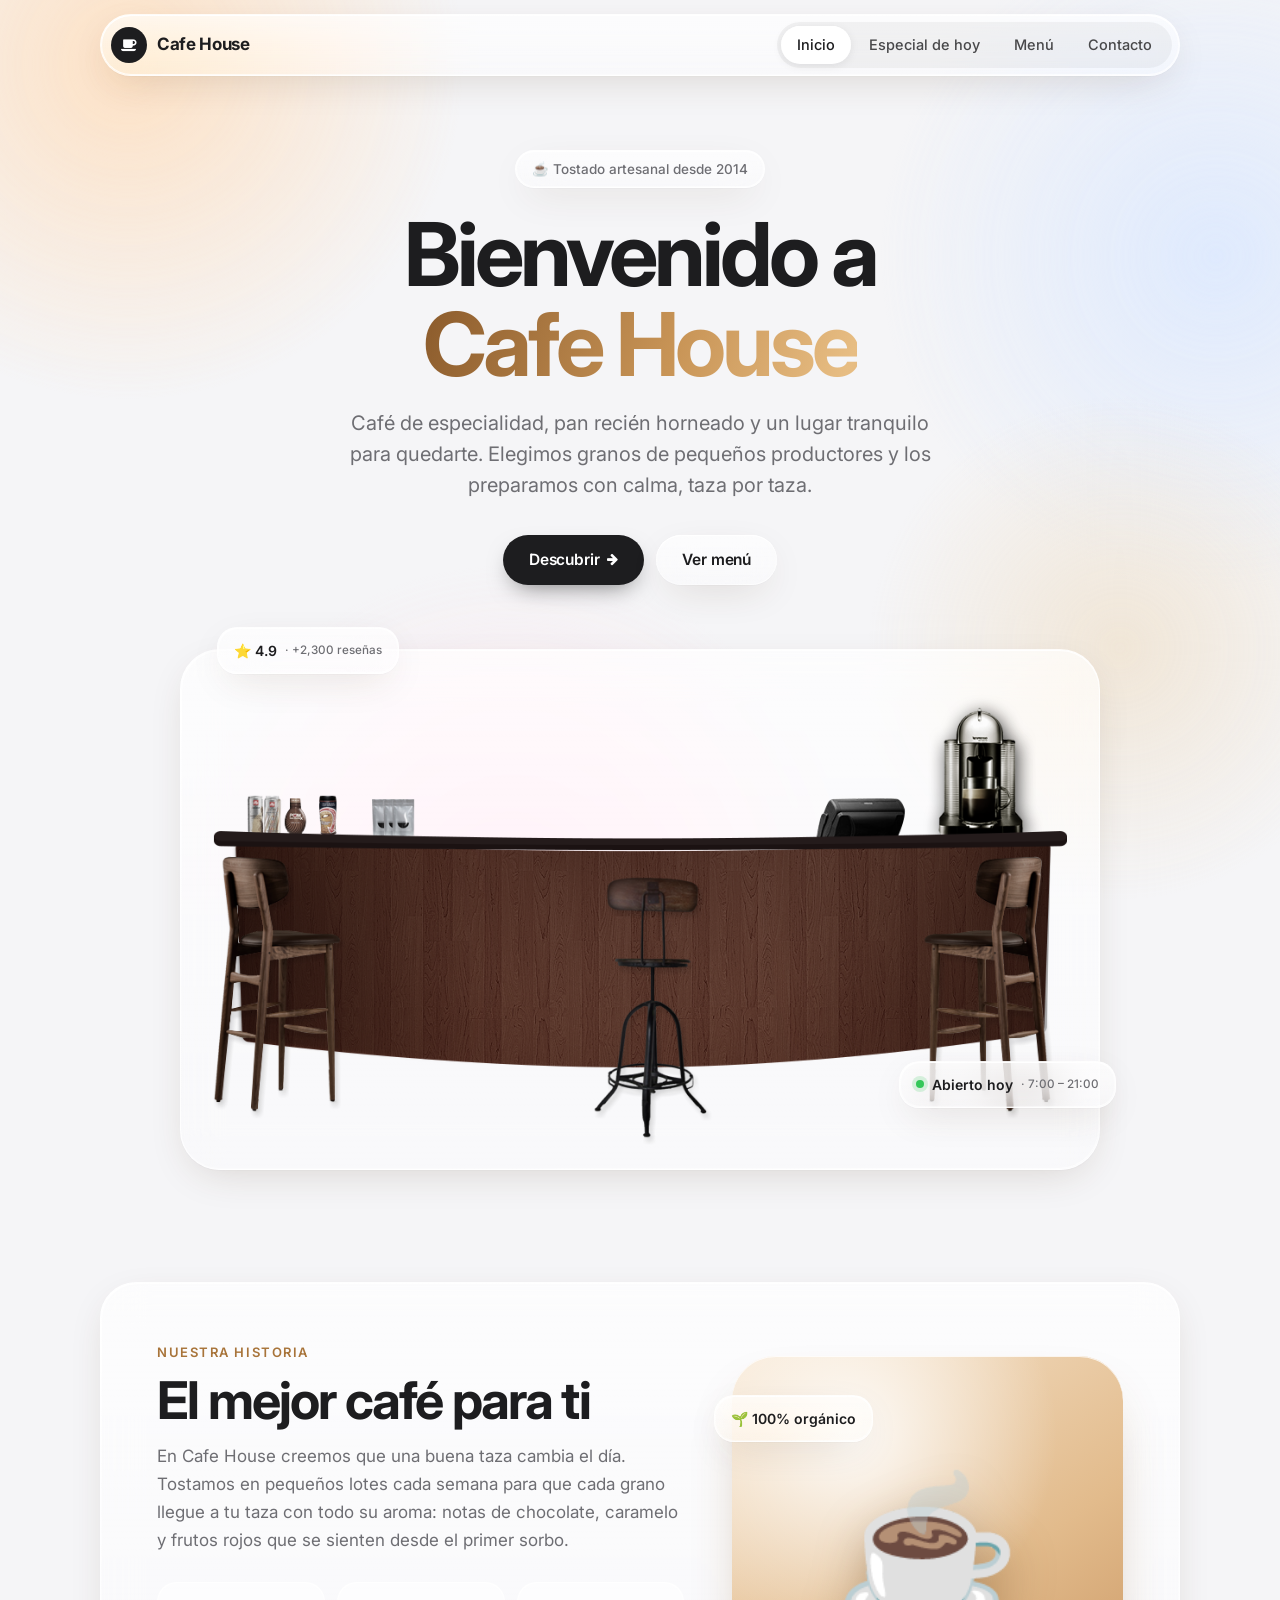
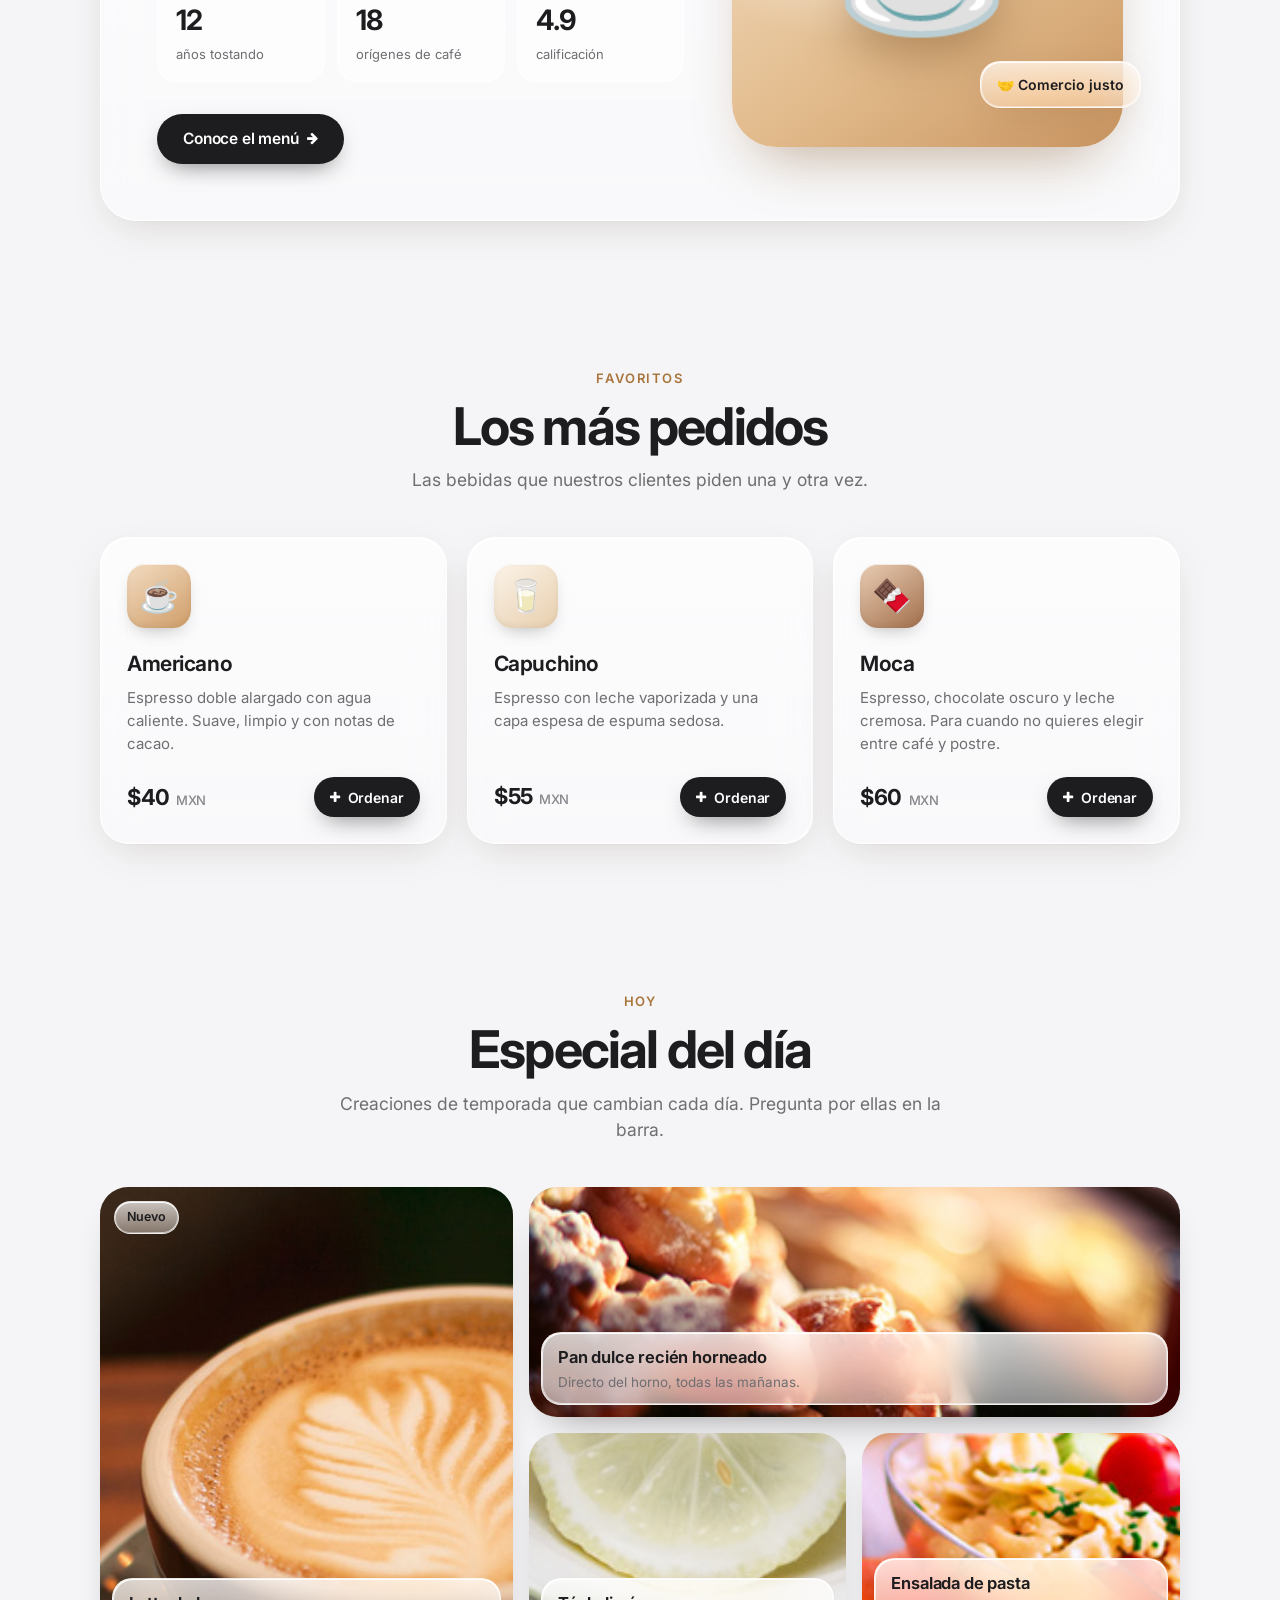
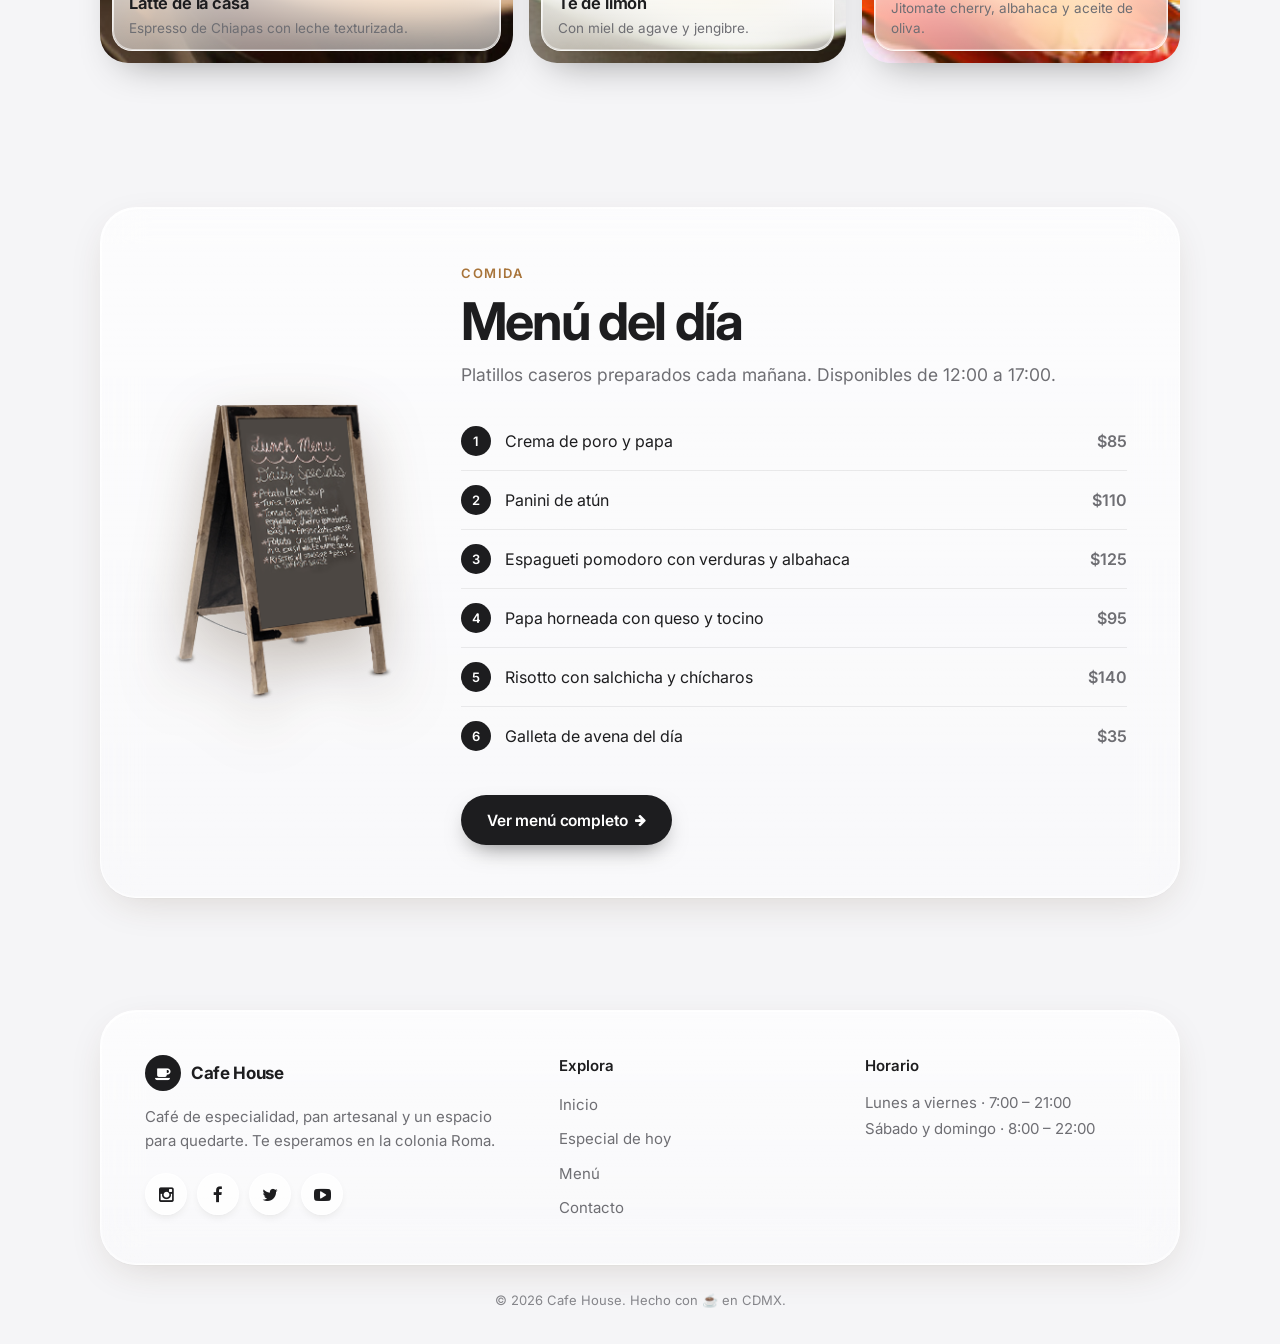
<file: templatemo_466_cafe_house/index.html>
<!DOCTYPE html>
<html lang="es">
<head>
  <meta charset="utf-8">
  <meta name="viewport" content="width=device-width, initial-scale=1">
  <title>Cafe House — Café de especialidad</title>
  <meta name="description" content="Cafe House: café de especialidad, pan recién horneado y un lugar tranquilo para quedarte.">
  <meta name="theme-color" content="#f5f5f7">
  <script>document.documentElement.className += ' js';</script>
  <link rel="preconnect" href="https://fonts.googleapis.com">
  <link rel="preconnect" href="https://fonts.gstatic.com" crossorigin>
  <link href="https://fonts.googleapis.com/css2?family=Inter:wght@400..700&display=swap" rel="stylesheet">
  <link href="css/font-awesome.min.css" rel="stylesheet">
  <link href="css/templatemo-style.css" rel="stylesheet">
  <link rel="icon" href="img/favicon.ico" type="image/x-icon">
</head>
<body>
  <!-- Fondo animado -->
  <div class="bg-blobs" aria-hidden="true"><span></span><span></span><span></span><span></span></div>

  <!-- Preloader -->
  <div id="loader-wrapper"><div id="loader"></div></div>

  <!-- Encabezado -->
  <header class="site-header">
    <div class="nav-shell glass">
      <a href="index.html" class="brand">
        <span class="brand-icon"><i class="fa fa-coffee"></i></span>
        <span>Cafe House</span>
      </a>
      <nav class="tm-nav" aria-label="Principal">
        <span class="nav-indicator" aria-hidden="true"></span>
        <a href="index.html" class="active">Inicio</a>
        <a href="today-special.html">Especial de hoy</a>
        <a href="menu.html">Menú</a>
        <a href="contact.html">Contacto</a>
      </nav>
      <button class="mobile-menu-icon" type="button" aria-label="Abrir menú" aria-expanded="false"><span></span><span></span></button>
    </div>
  </header>

  <main>
    <!-- Hero -->
    <section class="hero">
      <div class="container">
        <span class="pill-tag glass reveal">☕ Tostado artesanal desde 2014</span>
        <h1 class="hero-title reveal" style="--d:.08s">Bienvenido a <span class="grad-text">Cafe House</span></h1>
        <p class="hero-lead reveal" style="--d:.16s">Café de especialidad, pan recién horneado y un lugar tranquilo para quedarte. Elegimos granos de pequeños productores y los preparamos con calma, taza por taza.</p>
        <div class="hero-actions reveal" style="--d:.24s">
          <a href="#main" class="btn btn-dark">Descubrir <i class="fa fa-arrow-right"></i></a>
          <a href="menu.html" class="btn btn-glass glass">Ver menú</a>
        </div>
        <div class="hero-visual reveal" style="--d:.34s">
          <div class="hero-card glass glass-interactive">
            <img src="img/table-set.png" alt="Barra de Cafe House con bancos y cafetera">
          </div>
          <div class="float-chip float-chip--1 glass">⭐ 4.9 <small>· +2,300 reseñas</small></div>
          <div class="float-chip float-chip--2 glass"><span class="dot"></span> Abierto hoy <small>· 7:00 – 21:00</small></div>
        </div>
      </div>
    </section>

    <!-- Intro -->
    <section class="section" id="main">
      <div class="container">
        <div class="intro glass reveal">
          <div>
            <span class="eyebrow">Nuestra historia</span>
            <h2 class="section-title">El mejor café para ti</h2>
            <p>En Cafe House creemos que una buena taza cambia el día. Tostamos en pequeños lotes cada semana para que cada grano llegue a tu taza con todo su aroma: notas de chocolate, caramelo y frutos rojos que se sienten desde el primer sorbo.</p>
            <div class="stats">
              <div class="stat"><strong>12</strong><span>años tostando</span></div>
              <div class="stat"><strong>18</strong><span>orígenes de café</span></div>
              <div class="stat"><strong>4.9</strong><span>calificación</span></div>
            </div>
            <a href="menu.html" class="btn btn-dark">Conoce el menú <i class="fa fa-arrow-right"></i></a>
          </div>
          <div class="intro-visual">
            <span class="big-emoji" aria-hidden="true">☕</span>
            <div class="float-chip float-chip--1 glass">🌱 100% orgánico</div>
            <div class="float-chip float-chip--2 glass">🤝 Comercio justo</div>
          </div>
        </div>
      </div>
    </section>

    <!-- Populares -->
    <section class="section">
      <div class="container">
        <div class="section-head reveal">
          <span class="eyebrow">Favoritos</span>
          <h2 class="section-title">Los más pedidos</h2>
          <p class="section-sub">Las bebidas que nuestros clientes piden una y otra vez.</p>
        </div>
        <div class="cards">
          <article class="product-card glass glass-interactive reveal">
            <div class="app-icon i-coffee" aria-hidden="true">☕</div>
            <h3>Americano</h3>
            <p>Espresso doble alargado con agua caliente. Suave, limpio y con notas de cacao.</p>
            <div class="card-foot">
              <span class="price">$40 <small>MXN</small></span>
              <a href="#" class="btn btn-dark btn-sm js-order" data-item="Americano"><i class="fa fa-plus"></i> Ordenar</a>
            </div>
          </article>
          <article class="product-card glass glass-interactive reveal" style="--d:.08s">
            <div class="app-icon i-milk" aria-hidden="true">🥛</div>
            <h3>Capuchino</h3>
            <p>Espresso con leche vaporizada y una capa espesa de espuma sedosa.</p>
            <div class="card-foot">
              <span class="price">$55 <small>MXN</small></span>
              <a href="#" class="btn btn-dark btn-sm js-order" data-item="Capuchino"><i class="fa fa-plus"></i> Ordenar</a>
            </div>
          </article>
          <article class="product-card glass glass-interactive reveal" style="--d:.16s">
            <div class="app-icon i-choco" aria-hidden="true">🍫</div>
            <h3>Moca</h3>
            <p>Espresso, chocolate oscuro y leche cremosa. Para cuando no quieres elegir entre café y postre.</p>
            <div class="card-foot">
              <span class="price">$60 <small>MXN</small></span>
              <a href="#" class="btn btn-dark btn-sm js-order" data-item="Moca"><i class="fa fa-plus"></i> Ordenar</a>
            </div>
          </article>
        </div>
      </div>
    </section>

    <!-- Especial del día -->
    <section class="section">
      <div class="container">
        <div class="section-head reveal">
          <span class="eyebrow">Hoy</span>
          <h2 class="section-title">Especial del día</h2>
          <p class="section-sub">Creaciones de temporada que cambian cada día. Pregunta por ellas en la barra.</p>
        </div>
        <div class="bento">
          <a href="today-special.html" class="bento-tile reveal">
            <img src="img/special-1.jpg" alt="Latte con arte latte en forma de hoja">
            <span class="badge glass">Nuevo</span>
            <div class="bento-caption glass">
              <h3>Latte de la casa</h3>
              <p>Espresso de Chiapas con leche texturizada.</p>
            </div>
          </a>
          <a href="today-special.html" class="bento-tile reveal" style="--d:.08s">
            <img src="img/special-2.jpg" alt="Pan dulce recién horneado">
            <div class="bento-caption glass">
              <h3>Pan dulce recién horneado</h3>
              <p>Directo del horno, todas las mañanas.</p>
            </div>
          </a>
          <a href="today-special.html" class="bento-tile reveal" style="--d:.16s">
            <img src="img/special-3.jpg" alt="Té de limón">
            <div class="bento-caption glass">
              <h3>Té de limón</h3>
              <p>Con miel de agave y jengibre.</p>
            </div>
          </a>
          <a href="today-special.html" class="bento-tile reveal" style="--d:.24s">
            <img src="img/special-4.jpg" alt="Ensalada de pasta con jitomate">
            <div class="bento-caption glass">
              <h3>Ensalada de pasta</h3>
              <p>Jitomate cherry, albahaca y aceite de oliva.</p>
            </div>
          </a>
        </div>
      </div>
    </section>

    <!-- Menú del día -->
    <section class="section">
      <div class="container">
        <div class="daily glass reveal">
          <img src="img/menu-board.png" alt="Pizarrón con el menú del día" class="daily-board">
          <div>
            <span class="eyebrow">Comida</span>
            <h2 class="section-title">Menú del día</h2>
            <p class="section-sub">Platillos caseros preparados cada mañana. Disponibles de 12:00 a 17:00.</p>
            <ol class="daily-list" style="margin-top:24px">
              <li><span class="dish">Crema de poro y papa</span><span class="dish-price">$85</span></li>
              <li><span class="dish">Panini de atún</span><span class="dish-price">$110</span></li>
              <li><span class="dish">Espagueti pomodoro con verduras y albahaca</span><span class="dish-price">$125</span></li>
              <li><span class="dish">Papa horneada con queso y tocino</span><span class="dish-price">$95</span></li>
              <li><span class="dish">Risotto con salchicha y chícharos</span><span class="dish-price">$140</span></li>
              <li><span class="dish">Galleta de avena del día</span><span class="dish-price">$35</span></li>
            </ol>
            <a href="menu.html" class="btn btn-dark">Ver menú completo <i class="fa fa-arrow-right"></i></a>
          </div>
        </div>
      </div>
    </section>
  </main>

  <!-- Footer -->
  <footer class="site-footer">
    <div class="container">
      <div class="footer-panel glass reveal">
        <div>
          <a href="index.html" class="brand">
            <span class="brand-icon"><i class="fa fa-coffee"></i></span>
            <span>Cafe House</span>
          </a>
          <p>Café de especialidad, pan artesanal y un espacio para quedarte. Te esperamos en la colonia Roma.</p>
          <div class="social">
            <a href="#" class="tm-social-icon" aria-label="Instagram"><i class="fa fa-instagram"></i></a>
            <a href="#" class="tm-social-icon" aria-label="Facebook"><i class="fa fa-facebook"></i></a>
            <a href="#" class="tm-social-icon" aria-label="Twitter"><i class="fa fa-twitter"></i></a>
            <a href="#" class="tm-social-icon" aria-label="YouTube"><i class="fa fa-youtube-play"></i></a>
          </div>
        </div>
        <nav aria-label="Pie de página">
          <h3 class="footer-title">Explora</h3>
          <ul class="footer-links">
            <li><a href="index.html">Inicio</a></li>
            <li><a href="today-special.html">Especial de hoy</a></li>
            <li><a href="menu.html">Menú</a></li>
            <li><a href="contact.html">Contacto</a></li>
          </ul>
        </nav>
        <div>
          <h3 class="footer-title">Horario</h3>
          <div class="hours">
            <div>Lunes a viernes · 7:00 – 21:00</div>
            <div>Sábado y domingo · 8:00 – 22:00</div>
          </div>
        </div>
      </div>
      <p class="copyright">© 2026 Cafe House. Hecho con ☕ en CDMX.</p>
    </div>
  </footer>

  <script src="js/templatemo-script.js"></script>
</body>
</html>
</file>
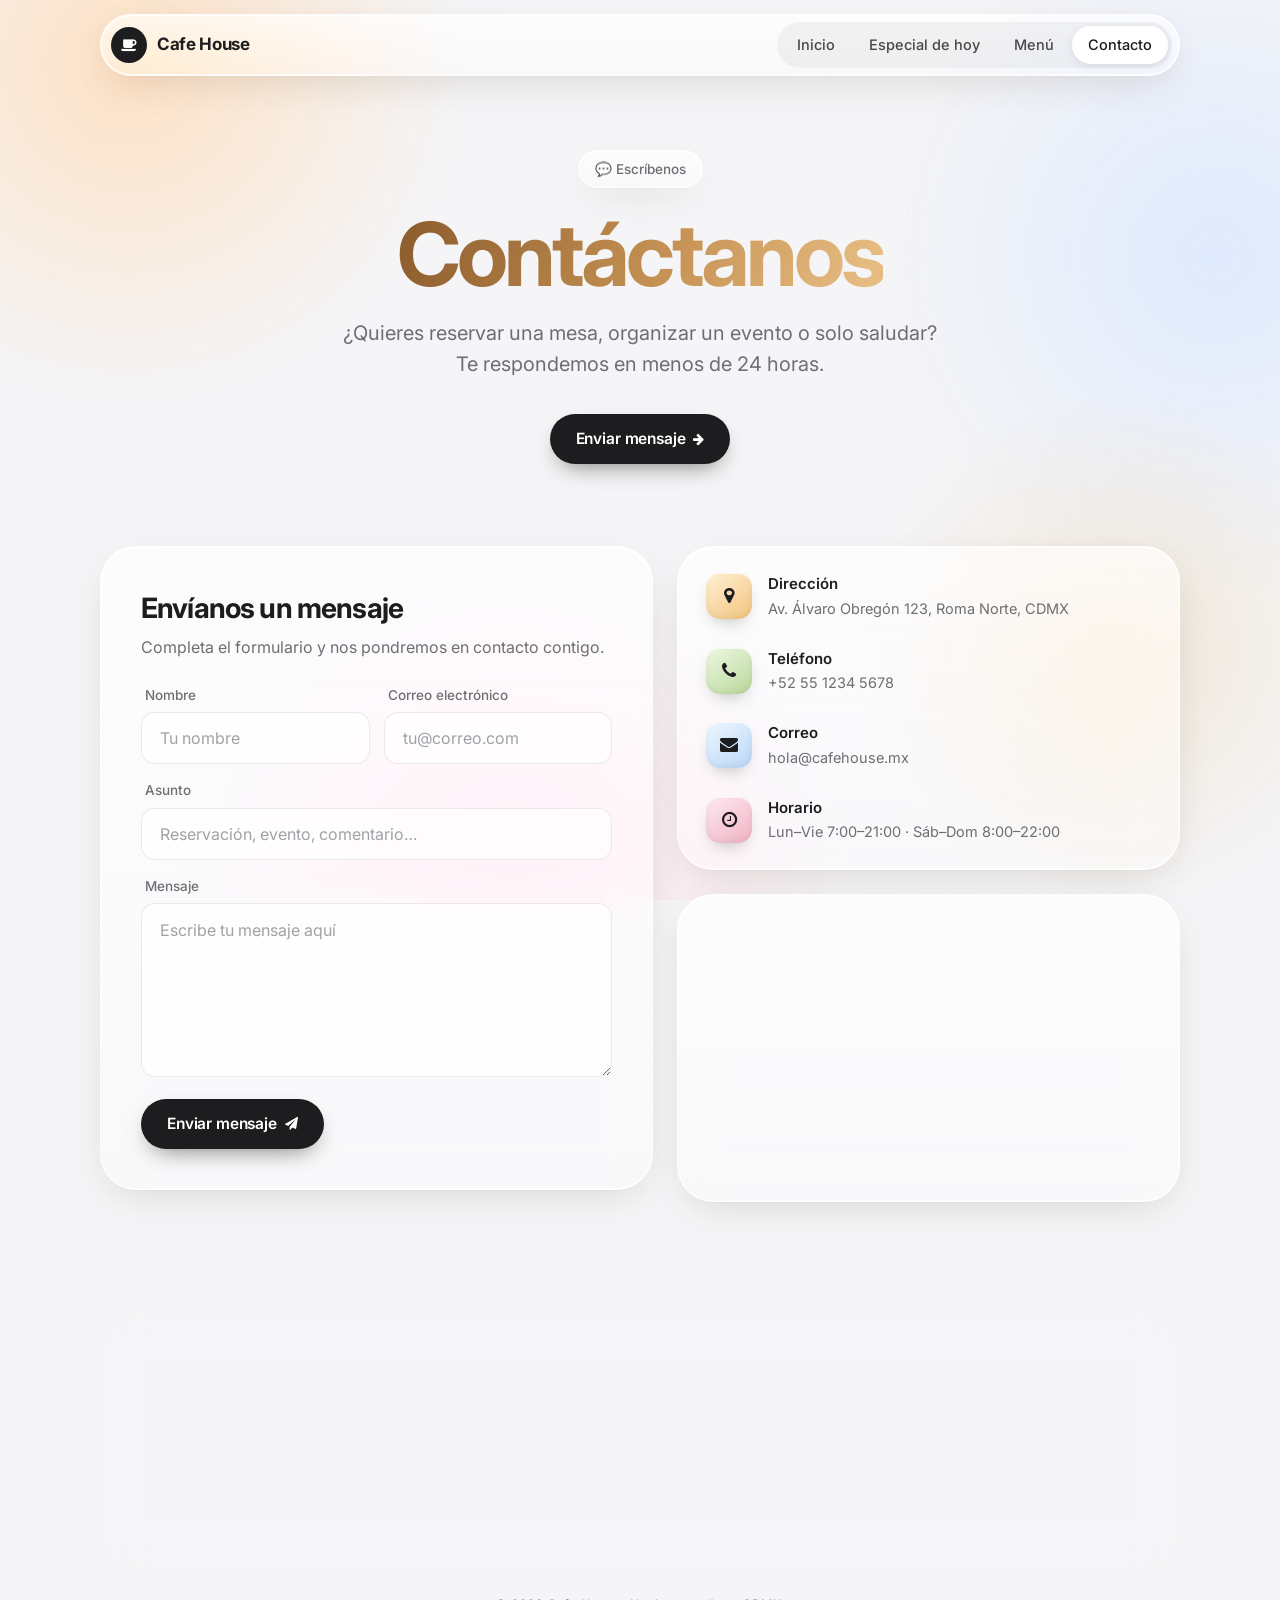
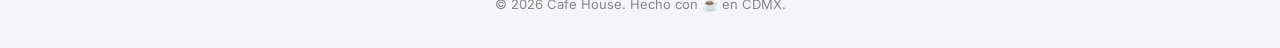
<file: templatemo_466_cafe_house/contact.html>
<!DOCTYPE html>
<html lang="es">
<head>
  <meta charset="utf-8">
  <meta name="viewport" content="width=device-width, initial-scale=1">
  <title>Contacto — Cafe House</title>
  <meta name="description" content="Escríbenos, visítanos o reserva una mesa en Cafe House.">
  <meta name="theme-color" content="#f5f5f7">
  <script>document.documentElement.className += ' js';</script>
  <link rel="preconnect" href="https://fonts.googleapis.com">
  <link rel="preconnect" href="https://fonts.gstatic.com" crossorigin>
  <link href="https://fonts.googleapis.com/css2?family=Inter:wght@400..700&display=swap" rel="stylesheet">
  <link href="css/font-awesome.min.css" rel="stylesheet">
  <link href="css/templatemo-style.css" rel="stylesheet">
  <link rel="icon" href="img/favicon.ico" type="image/x-icon">
</head>
<body>
  <!-- Fondo animado -->
  <div class="bg-blobs" aria-hidden="true"><span></span><span></span><span></span><span></span></div>

  <!-- Preloader -->
  <div id="loader-wrapper"><div id="loader"></div></div>

  <!-- Encabezado -->
  <header class="site-header">
    <div class="nav-shell glass">
      <a href="index.html" class="brand">
        <span class="brand-icon"><i class="fa fa-coffee"></i></span>
        <span>Cafe House</span>
      </a>
      <nav class="tm-nav" aria-label="Principal">
        <span class="nav-indicator" aria-hidden="true"></span>
        <a href="index.html">Inicio</a>
        <a href="today-special.html">Especial de hoy</a>
        <a href="menu.html">Menú</a>
        <a href="contact.html" class="active">Contacto</a>
      </nav>
      <button class="mobile-menu-icon" type="button" aria-label="Abrir menú" aria-expanded="false"><span></span><span></span></button>
    </div>
  </header>

  <main>
    <!-- Hero -->
    <section class="hero hero--compact">
      <div class="container">
        <span class="pill-tag glass reveal">💬 Escríbenos</span>
        <h1 class="hero-title reveal" style="--d:.08s"><span class="grad-text">Contáctanos</span></h1>
        <p class="hero-lead reveal" style="--d:.16s">¿Quieres reservar una mesa, organizar un evento o solo saludar? Te respondemos en menos de 24 horas.</p>
        <div class="hero-actions reveal" style="--d:.24s">
          <a href="#main" class="btn btn-dark">Enviar mensaje <i class="fa fa-arrow-right"></i></a>
        </div>
      </div>
    </section>

    <!-- Contacto -->
    <section class="section" id="main">
      <div class="container">
        <div class="contact-grid">
          <form action="#" method="post" class="tm-contact-form contact-form glass reveal">
            <h2>Envíanos un mensaje</h2>
            <p>Completa el formulario y nos pondremos en contacto contigo.</p>
            <div class="form-row">
              <div class="field">
                <label for="contact_name">Nombre</label>
                <input type="text" id="contact_name" name="name" placeholder="Tu nombre" autocomplete="name" required>
              </div>
              <div class="field">
                <label for="contact_email">Correo electrónico</label>
                <input type="email" id="contact_email" name="email" placeholder="tu@correo.com" autocomplete="email" required>
              </div>
            </div>
            <div class="field">
              <label for="contact_subject">Asunto</label>
              <input type="text" id="contact_subject" name="subject" placeholder="Reservación, evento, comentario…">
            </div>
            <div class="field">
              <label for="contact_message">Mensaje</label>
              <textarea id="contact_message" name="message" rows="6" placeholder="Escribe tu mensaje aquí" required></textarea>
            </div>
            <button class="btn btn-dark" type="submit">Enviar mensaje <i class="fa fa-paper-plane"></i></button>
          </form>

          <div class="contact-side">
            <div class="info-card glass reveal" style="--d:.08s">
              <div class="info-row">
                <div class="app-icon i-pastry"><i class="fa fa-map-marker"></i></div>
                <div><strong>Dirección</strong><span>Av. Álvaro Obregón 123, Roma Norte, CDMX</span></div>
              </div>
              <div class="info-row">
                <div class="app-icon i-tea"><i class="fa fa-phone"></i></div>
                <div><strong>Teléfono</strong><span>+52 55 1234 5678</span></div>
              </div>
              <div class="info-row">
                <div class="app-icon i-ice"><i class="fa fa-envelope"></i></div>
                <div><strong>Correo</strong><span>hola@cafehouse.mx</span></div>
              </div>
              <div class="info-row">
                <div class="app-icon i-berry"><i class="fa fa-clock-o"></i></div>
                <div><strong>Horario</strong><span>Lun–Vie 7:00–21:00 · Sáb–Dom 8:00–22:00</span></div>
              </div>
            </div>
            <div class="map-card glass reveal" style="--d:.16s">
              <iframe title="Mapa de ubicación de Cafe House" loading="lazy"
                src="https://www.openstreetmap.org/export/embed.html?bbox=-99.1700%2C19.4135%2C-99.1540%2C19.4235&amp;layer=mapnik&amp;marker=19.4185%2C-99.1620"></iframe>
            </div>
          </div>
        </div>
      </div>
    </section>
  </main>

  <!-- Footer -->
  <footer class="site-footer">
    <div class="container">
      <div class="footer-panel glass reveal">
        <div>
          <a href="index.html" class="brand">
            <span class="brand-icon"><i class="fa fa-coffee"></i></span>
            <span>Cafe House</span>
          </a>
          <p>Café de especialidad, pan artesanal y un espacio para quedarte. Te esperamos en la colonia Roma.</p>
          <div class="social">
            <a href="#" class="tm-social-icon" aria-label="Instagram"><i class="fa fa-instagram"></i></a>
            <a href="#" class="tm-social-icon" aria-label="Facebook"><i class="fa fa-facebook"></i></a>
            <a href="#" class="tm-social-icon" aria-label="Twitter"><i class="fa fa-twitter"></i></a>
            <a href="#" class="tm-social-icon" aria-label="YouTube"><i class="fa fa-youtube-play"></i></a>
          </div>
        </div>
        <nav aria-label="Pie de página">
          <h3 class="footer-title">Explora</h3>
          <ul class="footer-links">
            <li><a href="index.html">Inicio</a></li>
            <li><a href="today-special.html">Especial de hoy</a></li>
            <li><a href="menu.html">Menú</a></li>
            <li><a href="contact.html">Contacto</a></li>
          </ul>
        </nav>
        <div>
          <h3 class="footer-title">Horario</h3>
          <div class="hours">
            <div>Lunes a viernes · 7:00 – 21:00</div>
            <div>Sábado y domingo · 8:00 – 22:00</div>
          </div>
        </div>
      </div>
      <p class="copyright">© 2026 Cafe House. Hecho con ☕ en CDMX.</p>
    </div>
  </footer>

  <script src="js/templatemo-script.js"></script>
</body>
</html>
</file>
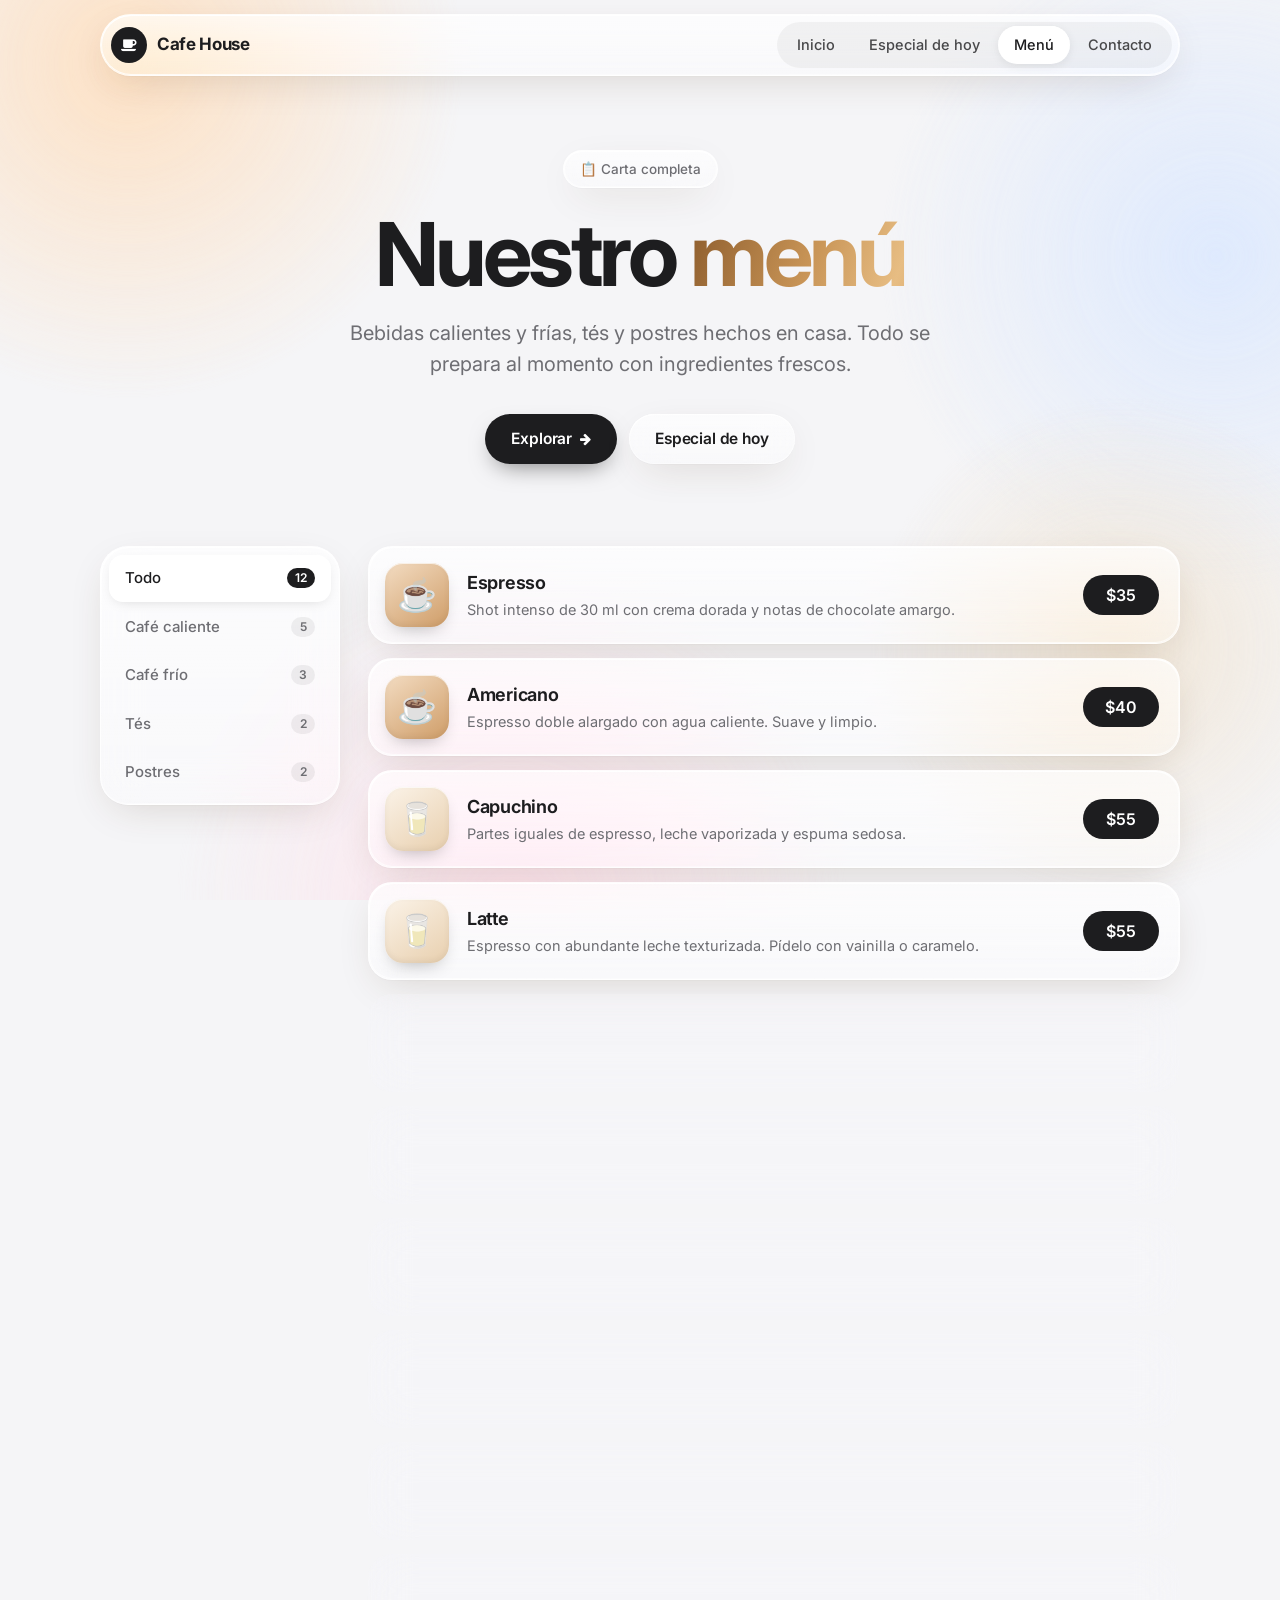
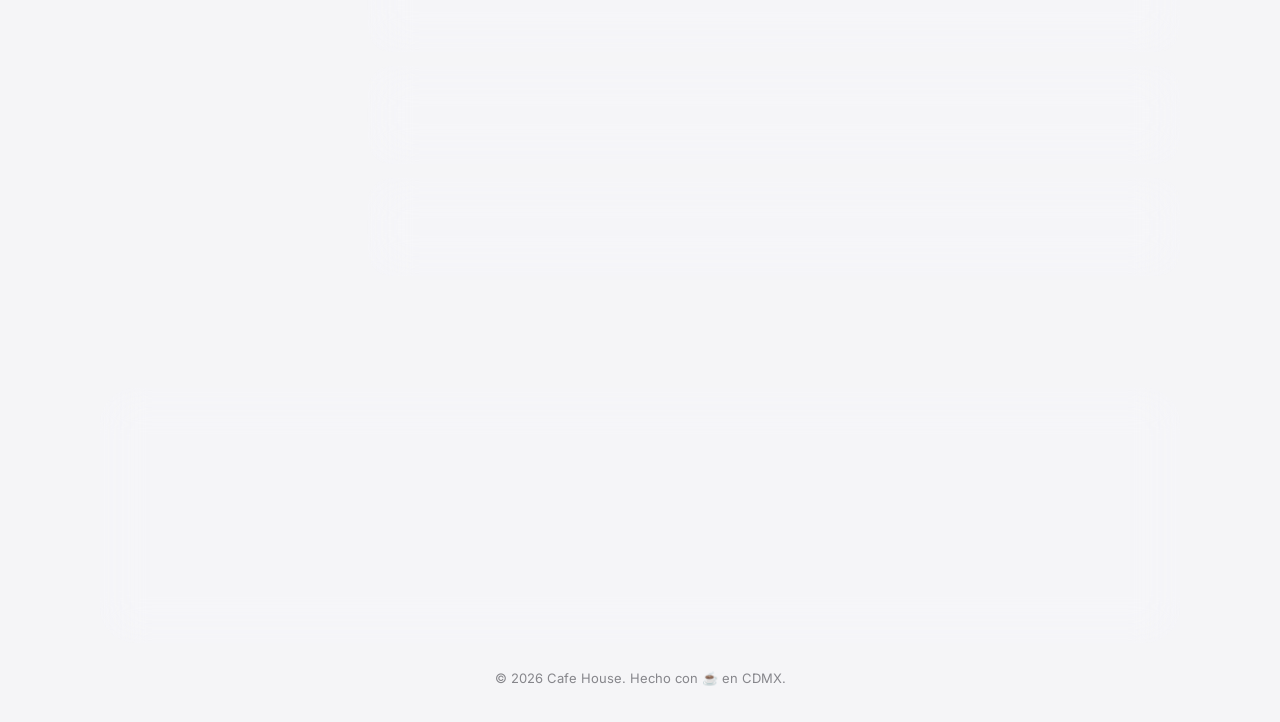
<file: templatemo_466_cafe_house/menu.html>
<!DOCTYPE html>
<html lang="es">
<head>
  <meta charset="utf-8">
  <meta name="viewport" content="width=device-width, initial-scale=1">
  <title>Menú — Cafe House</title>
  <meta name="description" content="Menú de Cafe House: cafés calientes y fríos, tés y postres hechos en casa.">
  <meta name="theme-color" content="#f5f5f7">
  <script>document.documentElement.className += ' js';</script>
  <link rel="preconnect" href="https://fonts.googleapis.com">
  <link rel="preconnect" href="https://fonts.gstatic.com" crossorigin>
  <link href="https://fonts.googleapis.com/css2?family=Inter:wght@400..700&display=swap" rel="stylesheet">
  <link href="css/font-awesome.min.css" rel="stylesheet">
  <link href="css/templatemo-style.css" rel="stylesheet">
  <link rel="icon" href="img/favicon.ico" type="image/x-icon">
</head>
<body>
  <!-- Fondo animado -->
  <div class="bg-blobs" aria-hidden="true"><span></span><span></span><span></span><span></span></div>

  <!-- Preloader -->
  <div id="loader-wrapper"><div id="loader"></div></div>

  <!-- Encabezado -->
  <header class="site-header">
    <div class="nav-shell glass">
      <a href="index.html" class="brand">
        <span class="brand-icon"><i class="fa fa-coffee"></i></span>
        <span>Cafe House</span>
      </a>
      <nav class="tm-nav" aria-label="Principal">
        <span class="nav-indicator" aria-hidden="true"></span>
        <a href="index.html">Inicio</a>
        <a href="today-special.html">Especial de hoy</a>
        <a href="menu.html" class="active">Menú</a>
        <a href="contact.html">Contacto</a>
      </nav>
      <button class="mobile-menu-icon" type="button" aria-label="Abrir menú" aria-expanded="false"><span></span><span></span></button>
    </div>
  </header>

  <main>
    <!-- Hero -->
    <section class="hero hero--compact">
      <div class="container">
        <span class="pill-tag glass reveal">📋 Carta completa</span>
        <h1 class="hero-title reveal" style="--d:.08s">Nuestro <span class="grad-text">menú</span></h1>
        <p class="hero-lead reveal" style="--d:.16s">Bebidas calientes y frías, tés y postres hechos en casa. Todo se prepara al momento con ingredientes frescos.</p>
        <div class="hero-actions reveal" style="--d:.24s">
          <a href="#main" class="btn btn-dark">Explorar <i class="fa fa-arrow-right"></i></a>
          <a href="today-special.html" class="btn btn-glass glass">Especial de hoy</a>
        </div>
      </div>
    </section>

    <!-- Menú -->
    <section class="section" id="main">
      <div class="container">
        <div class="menu-layout">
          <div class="menu-cats glass reveal" role="group" aria-label="Categorías">
            <button type="button" class="cat-btn active" data-filter="all" aria-pressed="true">Todo <span class="cat-count">12</span></button>
            <button type="button" class="cat-btn" data-filter="caliente" aria-pressed="false">Café caliente <span class="cat-count">5</span></button>
            <button type="button" class="cat-btn" data-filter="frio" aria-pressed="false">Café frío <span class="cat-count">3</span></button>
            <button type="button" class="cat-btn" data-filter="te" aria-pressed="false">Tés <span class="cat-count">2</span></button>
            <button type="button" class="cat-btn" data-filter="postre" aria-pressed="false">Postres <span class="cat-count">2</span></button>
          </div>

          <div class="menu-list">
            <article class="menu-item glass glass-interactive reveal" data-cat="caliente">
              <div class="app-icon i-coffee" aria-hidden="true">☕</div>
              <div class="menu-item-text">
                <h3>Espresso</h3>
                <p>Shot intenso de 30 ml con crema dorada y notas de chocolate amargo.</p>
              </div>
              <span class="price-pill">$35</span>
            </article>
            <article class="menu-item glass glass-interactive reveal" data-cat="caliente" style="--d:.05s">
              <div class="app-icon i-coffee" aria-hidden="true">☕</div>
              <div class="menu-item-text">
                <h3>Americano</h3>
                <p>Espresso doble alargado con agua caliente. Suave y limpio.</p>
              </div>
              <span class="price-pill">$40</span>
            </article>
            <article class="menu-item glass glass-interactive reveal" data-cat="caliente" style="--d:.1s">
              <div class="app-icon i-milk" aria-hidden="true">🥛</div>
              <div class="menu-item-text">
                <h3>Capuchino</h3>
                <p>Partes iguales de espresso, leche vaporizada y espuma sedosa.</p>
              </div>
              <span class="price-pill">$55</span>
            </article>
            <article class="menu-item glass glass-interactive reveal" data-cat="caliente">
              <div class="app-icon i-milk" aria-hidden="true">🥛</div>
              <div class="menu-item-text">
                <h3>Latte</h3>
                <p>Espresso con abundante leche texturizada. Pídelo con vainilla o caramelo.</p>
              </div>
              <span class="price-pill">$55</span>
            </article>
            <article class="menu-item glass glass-interactive reveal" data-cat="caliente" style="--d:.05s">
              <div class="app-icon i-choco" aria-hidden="true">🍫</div>
              <div class="menu-item-text">
                <h3>Moca</h3>
                <p>Espresso, chocolate oscuro y leche cremosa, con cacao espolvoreado.</p>
              </div>
              <span class="price-pill">$60</span>
            </article>
            <article class="menu-item glass glass-interactive reveal" data-cat="frio" style="--d:.1s">
              <div class="app-icon i-ice" aria-hidden="true">🧊</div>
              <div class="menu-item-text">
                <h3>Cold brew</h3>
                <p>Infusionado en frío durante 18 horas. Refrescante y naturalmente dulce.</p>
              </div>
              <span class="price-pill">$60</span>
            </article>
            <article class="menu-item glass glass-interactive reveal" data-cat="frio">
              <div class="app-icon i-ice" aria-hidden="true">🥤</div>
              <div class="menu-item-text">
                <h3>Frappé de caramelo</h3>
                <p>Café, hielo y caramelo salado batidos, con crema batida encima.</p>
              </div>
              <span class="price-pill">$70</span>
            </article>
            <article class="menu-item glass glass-interactive reveal" data-cat="frio" style="--d:.05s">
              <div class="app-icon i-berry" aria-hidden="true">🍨</div>
              <div class="menu-item-text">
                <h3>Affogato</h3>
                <p>Una bola de helado de vainilla bañada en espresso caliente.</p>
              </div>
              <span class="price-pill">$65</span>
            </article>
            <article class="menu-item glass glass-interactive reveal" data-cat="te" style="--d:.1s">
              <div class="app-icon i-tea" aria-hidden="true">🍵</div>
              <div class="menu-item-text">
                <h3>Matcha latte</h3>
                <p>Matcha ceremonial japonés batido a mano con leche vaporizada.</p>
              </div>
              <span class="price-pill">$65</span>
            </article>
            <article class="menu-item glass glass-interactive reveal" data-cat="te">
              <div class="app-icon i-pastry" aria-hidden="true">🫖</div>
              <div class="menu-item-text">
                <h3>Chai latte</h3>
                <p>Té negro con canela, cardamomo y jengibre, con leche espumada.</p>
              </div>
              <span class="price-pill">$55</span>
            </article>
            <article class="menu-item glass glass-interactive reveal" data-cat="postre" style="--d:.05s">
              <div class="app-icon i-pastry" aria-hidden="true">🥐</div>
              <div class="menu-item-text">
                <h3>Croissant</h3>
                <p>Hojaldre de mantequilla horneado cada mañana. Crujiente y ligero.</p>
              </div>
              <span class="price-pill">$45</span>
            </article>
            <article class="menu-item glass glass-interactive reveal" data-cat="postre" style="--d:.1s">
              <div class="app-icon i-berry" aria-hidden="true">🍰</div>
              <div class="menu-item-text">
                <h3>Pastel de chocolate</h3>
                <p>Tres capas de chocolate belga con ganache. Ideal para acompañar tu café.</p>
              </div>
              <span class="price-pill">$70</span>
            </article>
          </div>
        </div>
      </div>
    </section>
  </main>

  <!-- Footer -->
  <footer class="site-footer">
    <div class="container">
      <div class="footer-panel glass reveal">
        <div>
          <a href="index.html" class="brand">
            <span class="brand-icon"><i class="fa fa-coffee"></i></span>
            <span>Cafe House</span>
          </a>
          <p>Café de especialidad, pan artesanal y un espacio para quedarte. Te esperamos en la colonia Roma.</p>
          <div class="social">
            <a href="#" class="tm-social-icon" aria-label="Instagram"><i class="fa fa-instagram"></i></a>
            <a href="#" class="tm-social-icon" aria-label="Facebook"><i class="fa fa-facebook"></i></a>
            <a href="#" class="tm-social-icon" aria-label="Twitter"><i class="fa fa-twitter"></i></a>
            <a href="#" class="tm-social-icon" aria-label="YouTube"><i class="fa fa-youtube-play"></i></a>
          </div>
        </div>
        <nav aria-label="Pie de página">
          <h3 class="footer-title">Explora</h3>
          <ul class="footer-links">
            <li><a href="index.html">Inicio</a></li>
            <li><a href="today-special.html">Especial de hoy</a></li>
            <li><a href="menu.html">Menú</a></li>
            <li><a href="contact.html">Contacto</a></li>
          </ul>
        </nav>
        <div>
          <h3 class="footer-title">Horario</h3>
          <div class="hours">
            <div>Lunes a viernes · 7:00 – 21:00</div>
            <div>Sábado y domingo · 8:00 – 22:00</div>
          </div>
        </div>
      </div>
      <p class="copyright">© 2026 Cafe House. Hecho con ☕ en CDMX.</p>
    </div>
  </footer>

  <script src="js/templatemo-script.js"></script>
</body>
</html>
</file>
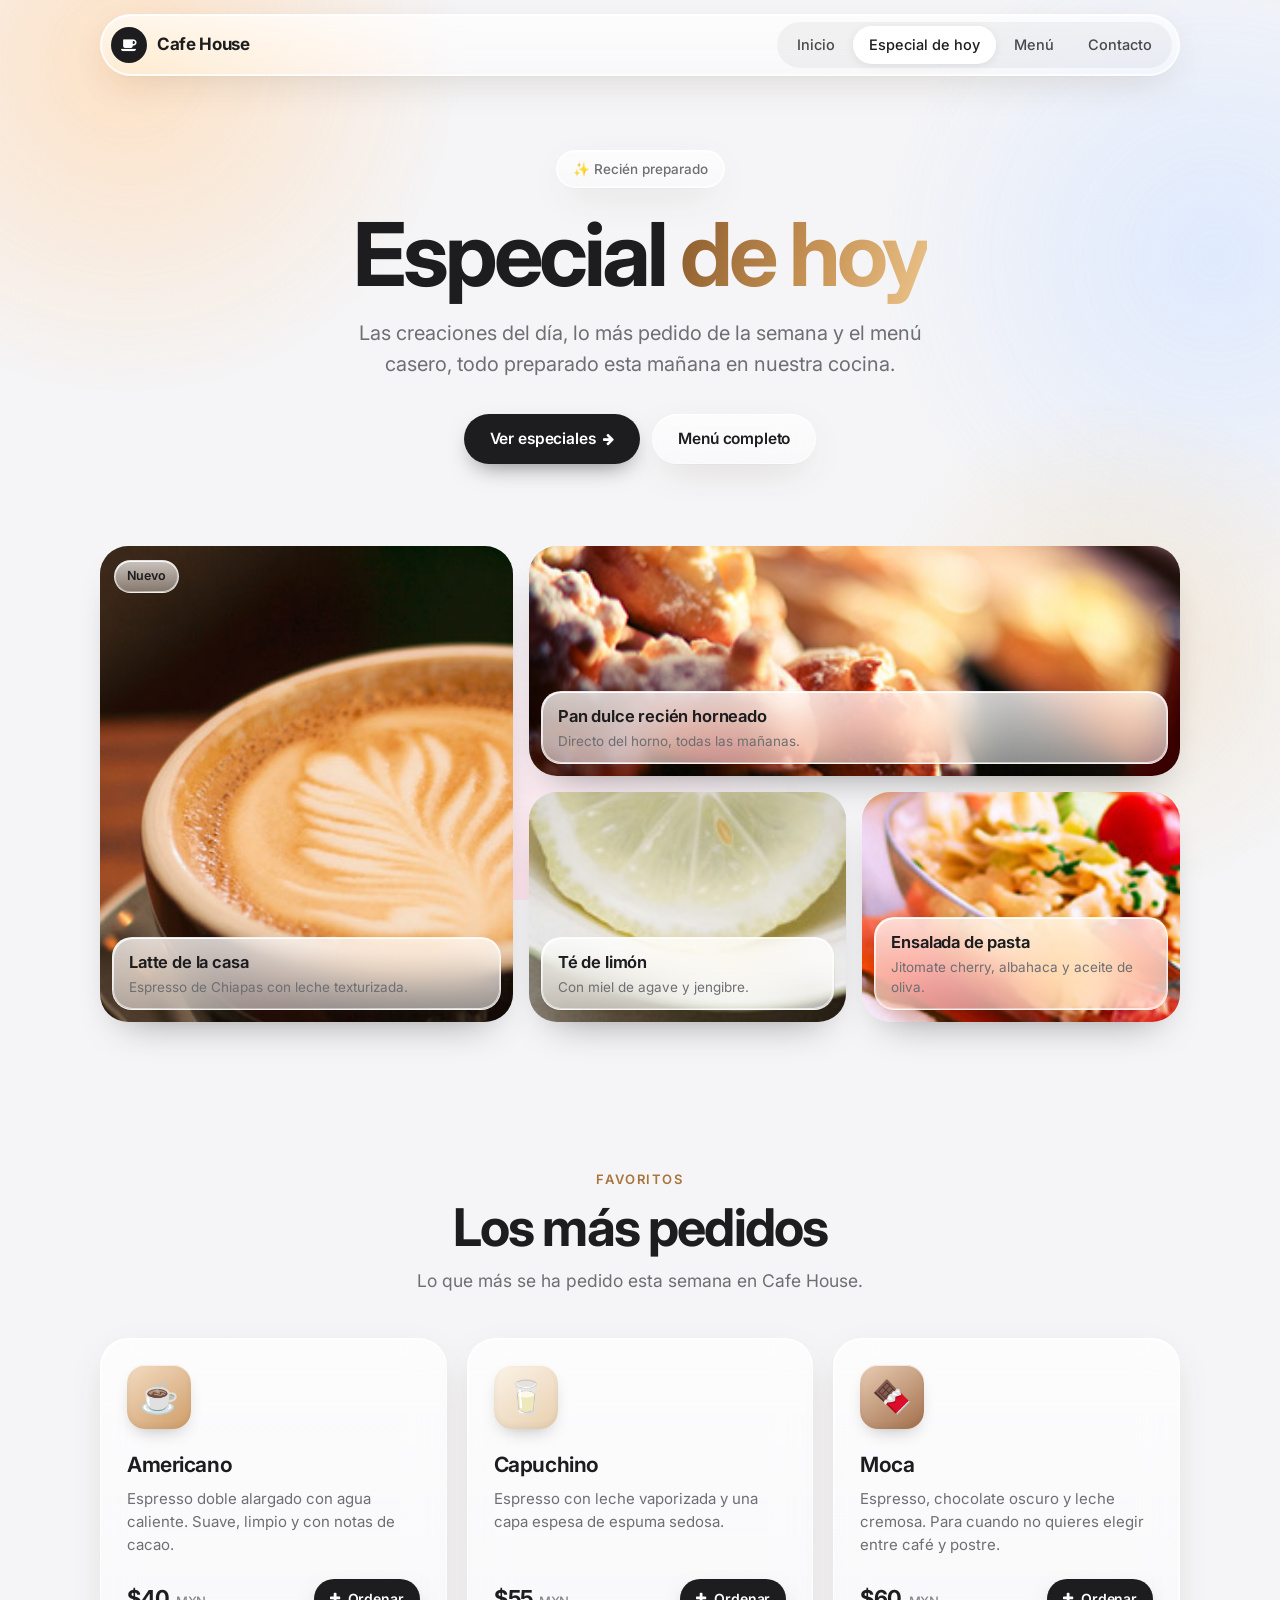
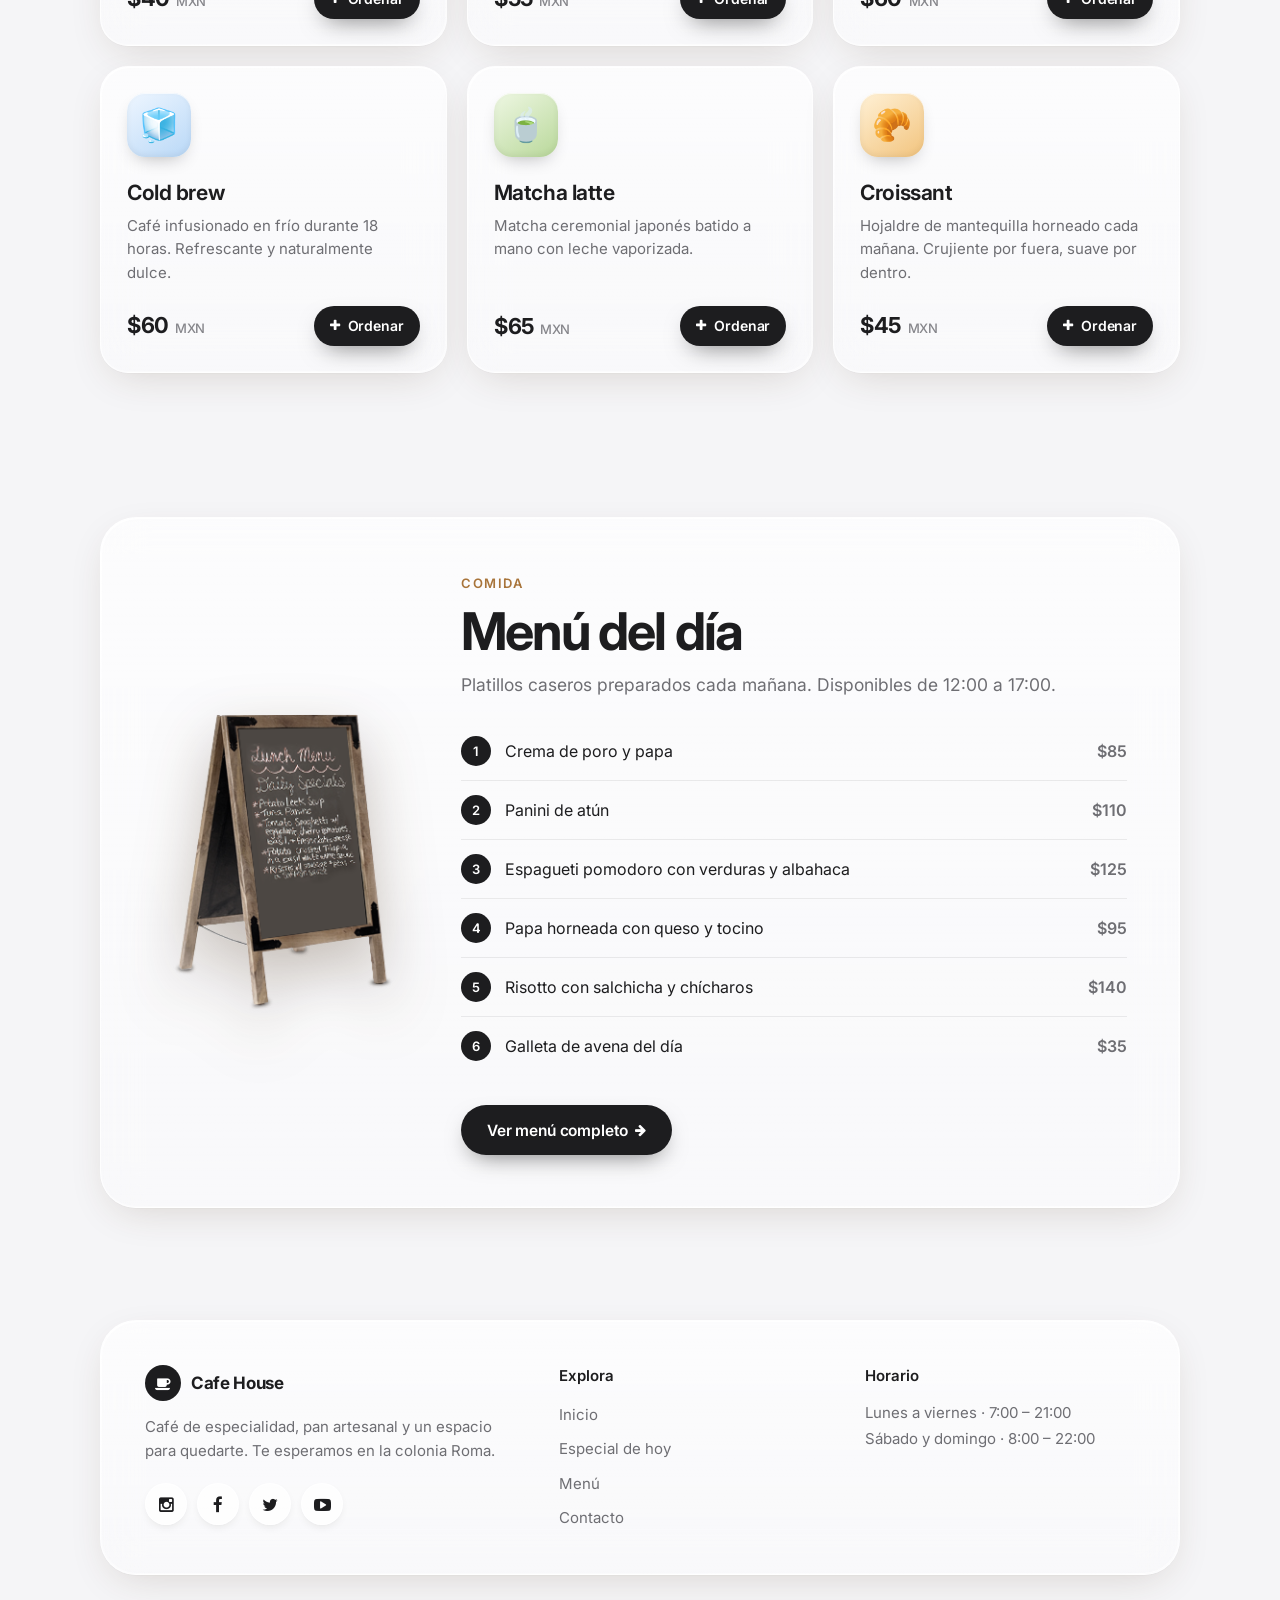
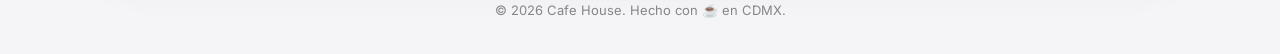
<file: templatemo_466_cafe_house/today-special.html>
<!DOCTYPE html>
<html lang="es">
<head>
  <meta charset="utf-8">
  <meta name="viewport" content="width=device-width, initial-scale=1">
  <title>Especial de hoy — Cafe House</title>
  <meta name="description" content="Los especiales del día, las bebidas más pedidas y el menú del día de Cafe House.">
  <meta name="theme-color" content="#f5f5f7">
  <script>document.documentElement.className += ' js';</script>
  <link rel="preconnect" href="https://fonts.googleapis.com">
  <link rel="preconnect" href="https://fonts.gstatic.com" crossorigin>
  <link href="https://fonts.googleapis.com/css2?family=Inter:wght@400..700&display=swap" rel="stylesheet">
  <link href="css/font-awesome.min.css" rel="stylesheet">
  <link href="css/templatemo-style.css" rel="stylesheet">
  <link rel="icon" href="img/favicon.ico" type="image/x-icon">
</head>
<body>
  <!-- Fondo animado -->
  <div class="bg-blobs" aria-hidden="true"><span></span><span></span><span></span><span></span></div>

  <!-- Preloader -->
  <div id="loader-wrapper"><div id="loader"></div></div>

  <!-- Encabezado -->
  <header class="site-header">
    <div class="nav-shell glass">
      <a href="index.html" class="brand">
        <span class="brand-icon"><i class="fa fa-coffee"></i></span>
        <span>Cafe House</span>
      </a>
      <nav class="tm-nav" aria-label="Principal">
        <span class="nav-indicator" aria-hidden="true"></span>
        <a href="index.html">Inicio</a>
        <a href="today-special.html" class="active">Especial de hoy</a>
        <a href="menu.html">Menú</a>
        <a href="contact.html">Contacto</a>
      </nav>
      <button class="mobile-menu-icon" type="button" aria-label="Abrir menú" aria-expanded="false"><span></span><span></span></button>
    </div>
  </header>

  <main>
    <!-- Hero -->
    <section class="hero hero--compact">
      <div class="container">
        <span class="pill-tag glass reveal">✨ Recién preparado</span>
        <h1 class="hero-title reveal" style="--d:.08s">Especial <span class="grad-text">de hoy</span></h1>
        <p class="hero-lead reveal" style="--d:.16s">Las creaciones del día, lo más pedido de la semana y el menú casero, todo preparado esta mañana en nuestra cocina.</p>
        <div class="hero-actions reveal" style="--d:.24s">
          <a href="#main" class="btn btn-dark">Ver especiales <i class="fa fa-arrow-right"></i></a>
          <a href="menu.html" class="btn btn-glass glass">Menú completo</a>
        </div>
      </div>
    </section>

    <!-- Especial del día -->
    <section class="section" id="main">
      <div class="container">
        <div class="bento">
          <div class="bento-tile reveal">
            <img src="img/special-1.jpg" alt="Latte con arte latte en forma de hoja">
            <span class="badge glass">Nuevo</span>
            <div class="bento-caption glass">
              <h3>Latte de la casa</h3>
              <p>Espresso de Chiapas con leche texturizada.</p>
            </div>
          </div>
          <div class="bento-tile reveal" style="--d:.08s">
            <img src="img/special-2.jpg" alt="Pan dulce recién horneado">
            <div class="bento-caption glass">
              <h3>Pan dulce recién horneado</h3>
              <p>Directo del horno, todas las mañanas.</p>
            </div>
          </div>
          <div class="bento-tile reveal" style="--d:.16s">
            <img src="img/special-3.jpg" alt="Té de limón">
            <div class="bento-caption glass">
              <h3>Té de limón</h3>
              <p>Con miel de agave y jengibre.</p>
            </div>
          </div>
          <div class="bento-tile reveal" style="--d:.24s">
            <img src="img/special-4.jpg" alt="Ensalada de pasta con jitomate">
            <div class="bento-caption glass">
              <h3>Ensalada de pasta</h3>
              <p>Jitomate cherry, albahaca y aceite de oliva.</p>
            </div>
          </div>
        </div>
      </div>
    </section>

    <!-- Populares -->
    <section class="section">
      <div class="container">
        <div class="section-head reveal">
          <span class="eyebrow">Favoritos</span>
          <h2 class="section-title">Los más pedidos</h2>
          <p class="section-sub">Lo que más se ha pedido esta semana en Cafe House.</p>
        </div>
        <div class="cards">
          <article class="product-card glass glass-interactive reveal">
            <div class="app-icon i-coffee" aria-hidden="true">☕</div>
            <h3>Americano</h3>
            <p>Espresso doble alargado con agua caliente. Suave, limpio y con notas de cacao.</p>
            <div class="card-foot">
              <span class="price">$40 <small>MXN</small></span>
              <a href="#" class="btn btn-dark btn-sm js-order" data-item="Americano"><i class="fa fa-plus"></i> Ordenar</a>
            </div>
          </article>
          <article class="product-card glass glass-interactive reveal" style="--d:.08s">
            <div class="app-icon i-milk" aria-hidden="true">🥛</div>
            <h3>Capuchino</h3>
            <p>Espresso con leche vaporizada y una capa espesa de espuma sedosa.</p>
            <div class="card-foot">
              <span class="price">$55 <small>MXN</small></span>
              <a href="#" class="btn btn-dark btn-sm js-order" data-item="Capuchino"><i class="fa fa-plus"></i> Ordenar</a>
            </div>
          </article>
          <article class="product-card glass glass-interactive reveal" style="--d:.16s">
            <div class="app-icon i-choco" aria-hidden="true">🍫</div>
            <h3>Moca</h3>
            <p>Espresso, chocolate oscuro y leche cremosa. Para cuando no quieres elegir entre café y postre.</p>
            <div class="card-foot">
              <span class="price">$60 <small>MXN</small></span>
              <a href="#" class="btn btn-dark btn-sm js-order" data-item="Moca"><i class="fa fa-plus"></i> Ordenar</a>
            </div>
          </article>
          <article class="product-card glass glass-interactive reveal">
            <div class="app-icon i-ice" aria-hidden="true">🧊</div>
            <h3>Cold brew</h3>
            <p>Café infusionado en frío durante 18 horas. Refrescante y naturalmente dulce.</p>
            <div class="card-foot">
              <span class="price">$60 <small>MXN</small></span>
              <a href="#" class="btn btn-dark btn-sm js-order" data-item="Cold brew"><i class="fa fa-plus"></i> Ordenar</a>
            </div>
          </article>
          <article class="product-card glass glass-interactive reveal" style="--d:.08s">
            <div class="app-icon i-tea" aria-hidden="true">🍵</div>
            <h3>Matcha latte</h3>
            <p>Matcha ceremonial japonés batido a mano con leche vaporizada.</p>
            <div class="card-foot">
              <span class="price">$65 <small>MXN</small></span>
              <a href="#" class="btn btn-dark btn-sm js-order" data-item="Matcha latte"><i class="fa fa-plus"></i> Ordenar</a>
            </div>
          </article>
          <article class="product-card glass glass-interactive reveal" style="--d:.16s">
            <div class="app-icon i-pastry" aria-hidden="true">🥐</div>
            <h3>Croissant</h3>
            <p>Hojaldre de mantequilla horneado cada mañana. Crujiente por fuera, suave por dentro.</p>
            <div class="card-foot">
              <span class="price">$45 <small>MXN</small></span>
              <a href="#" class="btn btn-dark btn-sm js-order" data-item="Croissant"><i class="fa fa-plus"></i> Ordenar</a>
            </div>
          </article>
        </div>
      </div>
    </section>

    <!-- Menú del día -->
    <section class="section">
      <div class="container">
        <div class="daily glass reveal">
          <img src="img/menu-board.png" alt="Pizarrón con el menú del día" class="daily-board">
          <div>
            <span class="eyebrow">Comida</span>
            <h2 class="section-title">Menú del día</h2>
            <p class="section-sub">Platillos caseros preparados cada mañana. Disponibles de 12:00 a 17:00.</p>
            <ol class="daily-list" style="margin-top:24px">
              <li><span class="dish">Crema de poro y papa</span><span class="dish-price">$85</span></li>
              <li><span class="dish">Panini de atún</span><span class="dish-price">$110</span></li>
              <li><span class="dish">Espagueti pomodoro con verduras y albahaca</span><span class="dish-price">$125</span></li>
              <li><span class="dish">Papa horneada con queso y tocino</span><span class="dish-price">$95</span></li>
              <li><span class="dish">Risotto con salchicha y chícharos</span><span class="dish-price">$140</span></li>
              <li><span class="dish">Galleta de avena del día</span><span class="dish-price">$35</span></li>
            </ol>
            <a href="menu.html" class="btn btn-dark">Ver menú completo <i class="fa fa-arrow-right"></i></a>
          </div>
        </div>
      </div>
    </section>
  </main>

  <!-- Footer -->
  <footer class="site-footer">
    <div class="container">
      <div class="footer-panel glass reveal">
        <div>
          <a href="index.html" class="brand">
            <span class="brand-icon"><i class="fa fa-coffee"></i></span>
            <span>Cafe House</span>
          </a>
          <p>Café de especialidad, pan artesanal y un espacio para quedarte. Te esperamos en la colonia Roma.</p>
          <div class="social">
            <a href="#" class="tm-social-icon" aria-label="Instagram"><i class="fa fa-instagram"></i></a>
            <a href="#" class="tm-social-icon" aria-label="Facebook"><i class="fa fa-facebook"></i></a>
            <a href="#" class="tm-social-icon" aria-label="Twitter"><i class="fa fa-twitter"></i></a>
            <a href="#" class="tm-social-icon" aria-label="YouTube"><i class="fa fa-youtube-play"></i></a>
          </div>
        </div>
        <nav aria-label="Pie de página">
          <h3 class="footer-title">Explora</h3>
          <ul class="footer-links">
            <li><a href="index.html">Inicio</a></li>
            <li><a href="today-special.html">Especial de hoy</a></li>
            <li><a href="menu.html">Menú</a></li>
            <li><a href="contact.html">Contacto</a></li>
          </ul>
        </nav>
        <div>
          <h3 class="footer-title">Horario</h3>
          <div class="hours">
            <div>Lunes a viernes · 7:00 – 21:00</div>
            <div>Sábado y domingo · 8:00 – 22:00</div>
          </div>
        </div>
      </div>
      <p class="copyright">© 2026 Cafe House. Hecho con ☕ en CDMX.</p>
    </div>
  </footer>

  <script src="js/templatemo-script.js"></script>
</body>
</html>
</file>
<file: templatemo_466_cafe_house/css/templatemo-style.css>
/**
 * Cafe House — rediseño "Liquid Glass"
 * Estilo inspirado en iOS: superficies de vidrio, fondo claro y animaciones suaves.
 */

/* ============ Variables ============ */
:root {
  --bg: #f5f5f7;
  --text: #1d1d1f;
  --text-2: #6e6e73;
  --text-3: #86868b;
  --accent: #a8743a;
  --accent-soft: rgba(168, 116, 58, .14);
  --dark: #1d1d1f;
  --line: rgba(0, 0, 0, .07);

  --glass-bg: linear-gradient(180deg, rgba(255, 255, 255, .72), rgba(255, 255, 255, .38));
  --glass-border: rgba(255, 255, 255, .75);
  --glass-shadow: 0 1px 1px rgba(0, 0, 0, .02), 0 12px 40px -12px rgba(80, 50, 20, .18);
  --glass-blur: blur(22px) saturate(180%);

  --r-xl: 36px;
  --r-lg: 28px;
  --r-md: 20px;
  --r-sm: 14px;

  /* Curvas de animación tipo iOS */
  --ease: cubic-bezier(.32, .72, 0, 1);
  --ease-out: cubic-bezier(.22, 1, .36, 1);

  --font: -apple-system, BlinkMacSystemFont, "SF Pro Display", "Inter", "Segoe UI", Roboto, sans-serif;
}

/* ============ Base ============ */
*, *::before, *::after { box-sizing: border-box; }
html { scroll-behavior: smooth; -webkit-text-size-adjust: 100%; }
body {
  margin: 0;
  font-family: var(--font);
  font-size: 16px;
  line-height: 1.5;
  color: var(--text);
  background: var(--bg);
  overflow-x: hidden;
  -webkit-font-smoothing: antialiased;
  -moz-osx-font-smoothing: grayscale;
}
img { max-width: 100%; display: block; }
a { color: inherit; text-decoration: none; }
h1, h2, h3, h4, p { margin: 0; }
button, input, textarea { font: inherit; color: inherit; }
::selection { background: var(--accent-soft); }
[id] { scroll-margin-top: 100px; }

.container {
  width: 100%;
  max-width: 1120px;
  margin: 0 auto;
  padding: 0 20px;
}

/* ============ Fondo animado ============ */
.bg-blobs {
  position: fixed;
  inset: 0;
  z-index: -1;
  overflow: hidden;
  pointer-events: none;
}
.bg-blobs span {
  position: absolute;
  width: 60vmax;
  height: 60vmax;
  border-radius: 50%;
  background: radial-gradient(circle at center, var(--c) 0%, transparent 62%);
  opacity: .8;
  animation: drift 26s var(--ease) infinite alternate;
  will-change: transform;
}
.bg-blobs span:nth-child(1) { --c: #ffdcb8; top: -25vmax; left: -20vmax; }
.bg-blobs span:nth-child(2) { --c: #d9e7ff; top: -10vmax; right: -25vmax; animation-duration: 32s; animation-delay: -8s; }
.bg-blobs span:nth-child(3) { --c: #ffe0ea; bottom: -30vmax; left: 10vmax; animation-duration: 30s; animation-delay: -4s; }
.bg-blobs span:nth-child(4) { --c: #efe2cf; top: 40%; right: -10vmax; width: 45vmax; height: 45vmax; animation-duration: 36s; animation-delay: -14s; }

@keyframes drift {
  0%   { transform: translate3d(0, 0, 0) scale(1); }
  50%  { transform: translate3d(6vmax, 4vmax, 0) scale(1.08); }
  100% { transform: translate3d(-4vmax, 8vmax, 0) scale(.95); }
}

/* ============ Vidrio (Liquid Glass) ============ */
.glass {
  position: relative;
  isolation: isolate;
  background: var(--glass-bg);
  -webkit-backdrop-filter: var(--glass-blur);
          backdrop-filter: var(--glass-blur);
  border: 1px solid var(--glass-border);
  box-shadow:
    inset 0 1px 0 rgba(255, 255, 255, .95),
    inset 0 -1px 0 rgba(255, 255, 255, .35),
    var(--glass-shadow);
}
/* Brillo que sigue al cursor */
.glass::before {
  content: "";
  position: absolute;
  inset: 0;
  z-index: -1;
  border-radius: inherit;
  background: radial-gradient(420px circle at var(--mx, 50%) var(--my, -20%), rgba(255, 255, 255, .7), transparent 45%);
  opacity: 0;
  transition: opacity .6s var(--ease);
  pointer-events: none;
}
/* Borde con reflejo */
.glass::after {
  content: "";
  position: absolute;
  inset: 0;
  z-index: -1;
  border-radius: inherit;
  padding: 1px;
  background: linear-gradient(145deg, rgba(255, 255, 255, .9), rgba(255, 255, 255, 0) 40%, rgba(255, 255, 255, 0) 60%, rgba(255, 255, 255, .6));
  -webkit-mask: linear-gradient(#000 0 0) content-box, linear-gradient(#000 0 0);
  -webkit-mask-composite: xor;
          mask-composite: exclude;
  pointer-events: none;
}
.glass-interactive:hover::before { opacity: 1; }

@supports not ((backdrop-filter: blur(1px)) or (-webkit-backdrop-filter: blur(1px))) {
  .glass { background: rgba(255, 255, 255, .9); }
}

/* ============ Preloader ============ */
#loader-wrapper { display: none; }
.js #loader-wrapper {
  display: grid;
  place-items: center;
  position: fixed;
  inset: 0;
  z-index: 1000;
  background: var(--bg);
  transition: opacity .7s var(--ease), visibility .7s var(--ease);
}
#loader {
  width: 34px;
  height: 34px;
  border-radius: 50%;
  background: conic-gradient(from 0deg, rgba(29, 29, 31, 0), var(--dark));
  -webkit-mask: radial-gradient(farthest-side, transparent calc(100% - 4px), #000 calc(100% - 3px));
          mask: radial-gradient(farthest-side, transparent calc(100% - 4px), #000 calc(100% - 3px));
  animation: spin .8s linear infinite;
  transition: transform .7s var(--ease);
}
.loaded #loader-wrapper { opacity: 0; visibility: hidden; }
.loaded #loader { transform: scale(.6); }
@keyframes spin { to { rotate: 360deg; } }

/* ============ Encabezado / navegación ============ */
.site-header {
  position: fixed;
  top: 14px;
  left: 0;
  right: 0;
  z-index: 100;
  pointer-events: none;
}
.nav-shell {
  pointer-events: auto;
  width: min(1080px, calc(100% - 28px));
  margin: 0 auto;
  display: flex;
  align-items: center;
  justify-content: space-between;
  gap: 16px;
  padding: 7px 7px 7px 10px;
  border-radius: 999px;
  transition: box-shadow .5s var(--ease), background .5s var(--ease);
}
.site-header.scrolled .nav-shell {
  --glass-bg: linear-gradient(180deg, rgba(255, 255, 255, .85), rgba(255, 255, 255, .6));
  --glass-shadow: 0 1px 1px rgba(0, 0, 0, .03), 0 16px 40px -14px rgba(0, 0, 0, .22);
}
.brand {
  display: flex;
  align-items: center;
  gap: 10px;
  font-weight: 700;
  font-size: 17px;
  letter-spacing: -.02em;
  white-space: nowrap;
}
.brand-icon {
  width: 36px;
  height: 36px;
  border-radius: 50%;
  display: grid;
  place-items: center;
  background: var(--dark);
  color: #fff;
  font-size: 15px;
  transition: transform .6s var(--ease);
}
.brand:hover .brand-icon { transform: rotate(-12deg) scale(1.06); }

.tm-nav {
  position: relative;
  display: flex;
  gap: 2px;
  padding: 4px;
  border-radius: 999px;
  background: rgba(0, 0, 0, .045);
}
.tm-nav a {
  position: relative;
  z-index: 1;
  padding: 8px 16px;
  border-radius: 999px;
  font-size: 14.5px;
  font-weight: 500;
  color: #48484a;
  white-space: nowrap;
  transition: color .35s var(--ease);
}
.tm-nav a:hover,
.tm-nav a.active { color: var(--text); }
.tm-nav:not(.has-indicator) a.active {
  background: #fff;
  box-shadow: 0 2px 8px rgba(0, 0, 0, .08);
}
.nav-indicator {
  position: absolute;
  top: 4px;
  bottom: 4px;
  left: 0;
  width: 0;
  border-radius: 999px;
  background: #fff;
  box-shadow: 0 2px 10px rgba(0, 0, 0, .08), inset 0 1px 0 #fff;
  transition: transform .55s var(--ease), width .55s var(--ease);
}
.nav-indicator.no-anim { transition: none; }

.mobile-menu-icon {
  display: none;
  width: 44px;
  height: 44px;
  border: 0;
  border-radius: 50%;
  background: rgba(0, 0, 0, .05);
  cursor: pointer;
  position: relative;
  transition: background .3s var(--ease), transform .3s var(--ease);
}
.mobile-menu-icon:active { transform: scale(.92); }
.mobile-menu-icon span {
  position: absolute;
  left: 13px;
  right: 13px;
  height: 2px;
  border-radius: 2px;
  background: var(--text);
  transition: transform .5s var(--ease);
}
.mobile-menu-icon span:nth-child(1) { transform: translateY(-4px); }
.mobile-menu-icon span:nth-child(2) { transform: translateY(4px); }
.mobile-menu-icon.open span:nth-child(1) { transform: rotate(45deg); }
.mobile-menu-icon.open span:nth-child(2) { transform: rotate(-45deg); }

/* ============ Botones ============ */
.btn {
  display: inline-flex;
  align-items: center;
  justify-content: center;
  gap: 8px;
  height: 50px;
  padding: 0 26px;
  border: 0;
  border-radius: 999px;
  font-size: 15.5px;
  font-weight: 600;
  letter-spacing: -.01em;
  cursor: pointer;
  transition: transform .5s var(--ease), box-shadow .5s var(--ease), background .3s var(--ease);
}
.btn:active { transform: scale(.96) !important; transition-duration: .15s; }
.btn .fa { font-size: 13px; transition: transform .5s var(--ease); }
.btn:hover .fa-arrow-right { transform: translateX(3px); }
.btn-dark {
  background: var(--dark);
  color: #fff;
  box-shadow: 0 10px 24px -10px rgba(0, 0, 0, .55);
}
.btn-dark:hover { background: #000; transform: translateY(-2px); box-shadow: 0 16px 30px -12px rgba(0, 0, 0, .6); }
.btn-glass { color: var(--text); }
.btn-glass:hover { transform: translateY(-2px); }
.btn-sm { height: 40px; padding: 0 16px; font-size: 14px; }

/* ============ Hero ============ */
.hero {
  padding: 150px 0 40px;
  text-align: center;
}
.hero--compact { padding-bottom: 10px; }
.pill-tag {
  display: inline-flex;
  align-items: center;
  gap: 8px;
  padding: 8px 16px;
  border-radius: 999px;
  font-size: 13.5px;
  font-weight: 500;
  color: var(--text-2);
}
.hero-title {
  margin: 22px auto 18px;
  max-width: 900px;
  font-size: clamp(42px, 7.2vw, 88px);
  font-weight: 700;
  line-height: 1.02;
  letter-spacing: -.045em;
  text-wrap: balance;
}
.hero-title .grad-text { white-space: nowrap; }
.grad-text {
  background: linear-gradient(110deg, #8a5a2b 0%, #c89456 30%, #e7bd83 50%, #c89456 70%, #8a5a2b 100%);
  background-size: 200% auto;
  -webkit-background-clip: text;
          background-clip: text;
  color: transparent;
  animation: shimmer 8s linear infinite;
}
@keyframes shimmer { to { background-position: -200% center; } }
.hero-lead {
  max-width: 620px;
  margin: 0 auto;
  font-size: clamp(17px, 2vw, 20px);
  line-height: 1.55;
  color: var(--text-2);
}
.hero-actions {
  display: flex;
  justify-content: center;
  flex-wrap: wrap;
  gap: 12px;
  margin-top: 34px;
}
.hero-visual {
  position: relative;
  max-width: 920px;
  margin: 64px auto 0;
}
.hero-card {
  padding: 44px 32px 24px;
  border-radius: 40px;
}
.hero-card img {
  width: 100%;
  height: auto;
  animation: floaty 7s ease-in-out infinite alternate;
}
.float-chip {
  position: absolute;
  display: flex;
  align-items: center;
  gap: 8px;
  padding: 12px 16px;
  border-radius: var(--r-md);
  font-size: 14px;
  font-weight: 600;
  white-space: nowrap;
  animation: floaty 6s ease-in-out infinite alternate;
}
.float-chip small { font-weight: 500; color: var(--text-2); }
.float-chip--1 { top: -22px; left: 4%; }
.float-chip--2 { bottom: 12%; right: -16px; animation-delay: -3s; }
.dot {
  width: 8px;
  height: 8px;
  border-radius: 50%;
  background: #34c759;
  box-shadow: 0 0 0 4px rgba(52, 199, 89, .18);
}
@keyframes floaty {
  from { transform: translateY(0); }
  to   { transform: translateY(-10px); }
}

/* ============ Secciones ============ */
.section { padding: 72px 0; }
.section-head {
  text-align: center;
  max-width: 640px;
  margin: 0 auto 44px;
}
.eyebrow {
  display: inline-block;
  font-size: 13px;
  font-weight: 600;
  letter-spacing: .12em;
  text-transform: uppercase;
  color: var(--accent);
}
.section-title {
  margin: 10px 0 12px;
  font-size: clamp(32px, 4.6vw, 52px);
  font-weight: 700;
  line-height: 1.08;
  letter-spacing: -.035em;
}
.section-sub {
  font-size: 17.5px;
  color: var(--text-2);
}

/* ---- Intro ---- */
.intro {
  display: grid;
  grid-template-columns: 1.35fr 1fr;
  gap: 48px;
  align-items: center;
  padding: clamp(28px, 5vw, 56px);
  border-radius: var(--r-xl);
}
.intro .section-title { margin-top: 10px; }
.intro p { font-size: 17px; color: var(--text-2); line-height: 1.65; }
.stats {
  display: grid;
  grid-template-columns: repeat(3, 1fr);
  gap: 12px;
  margin: 28px 0 32px;
}
.stat {
  padding: 16px 18px;
  border-radius: var(--r-md);
  background: rgba(255, 255, 255, .6);
  border: 1px solid rgba(255, 255, 255, .8);
}
.stat strong {
  display: block;
  font-size: 28px;
  font-weight: 700;
  letter-spacing: -.03em;
}
.stat span { font-size: 13px; color: var(--text-2); }
.intro-visual {
  position: relative;
  aspect-ratio: 1;
  border-radius: 44px;
  display: grid;
  place-items: center;
  background:
    radial-gradient(circle at 30% 20%, rgba(255, 255, 255, .9), transparent 50%),
    linear-gradient(145deg, #f7e6d0, #e2bb8c 60%, #c99561);
  box-shadow: inset 0 1px 0 rgba(255, 255, 255, .8), 0 30px 60px -25px rgba(120, 70, 20, .45);
}
.intro-visual .big-emoji {
  font-size: clamp(90px, 14vw, 150px);
  filter: drop-shadow(0 18px 24px rgba(90, 50, 10, .35));
  animation: floaty 5s ease-in-out infinite alternate;
}
.intro-visual .float-chip--1 { top: 10%; left: -18px; }
.intro-visual .float-chip--2 { bottom: 10%; right: -18px; }

/* ---- Íconos estilo app ---- */
.app-icon {
  flex-shrink: 0;
  width: 64px;
  height: 64px;
  border-radius: 18px;
  display: grid;
  place-items: center;
  font-size: 32px;
  background: var(--g, linear-gradient(145deg, #f6e3cc, #e2b98a));
  box-shadow: inset 0 1px 0 rgba(255, 255, 255, .7), inset 0 -2px 6px rgba(0, 0, 0, .06), 0 8px 18px -8px rgba(0, 0, 0, .3);
  transition: transform .6s var(--ease);
}
.i-coffee { --g: linear-gradient(145deg, #f3dcc2, #cf9d68); }
.i-milk   { --g: linear-gradient(145deg, #fbf3e8, #e8cfae); }
.i-choco  { --g: linear-gradient(145deg, #e9cdb4, #a26f4c); }
.i-ice    { --g: linear-gradient(145deg, #eef6ff, #b9d8f7); }
.i-tea    { --g: linear-gradient(145deg, #eef7e3, #b9d89a); }
.i-pastry { --g: linear-gradient(145deg, #fff1d6, #f2c47e); }
.i-berry  { --g: linear-gradient(145deg, #fde9ef, #f0b3c4); }

/* ---- Tarjetas de producto ---- */
.cards {
  display: grid;
  grid-template-columns: repeat(auto-fill, minmax(260px, 1fr));
  gap: 20px;
}
.product-card {
  display: flex;
  flex-direction: column;
  padding: 26px;
  border-radius: var(--r-lg);
  transition: transform .7s var(--ease), box-shadow .7s var(--ease);
}
.product-card:hover {
  transform: translateY(-6px);
  --glass-shadow: 0 1px 1px rgba(0, 0, 0, .02), 0 28px 50px -18px rgba(80, 50, 20, .3);
}
.product-card:hover .app-icon { transform: scale(1.08) rotate(-5deg); }
.product-card h3 {
  margin: 20px 0 6px;
  font-size: 21px;
  font-weight: 650;
  letter-spacing: -.02em;
}
.product-card p {
  flex: 1;
  font-size: 15px;
  color: var(--text-2);
  line-height: 1.55;
}
.card-foot {
  display: flex;
  align-items: center;
  justify-content: space-between;
  margin-top: 22px;
}
.price {
  font-size: 22px;
  font-weight: 700;
  letter-spacing: -.02em;
}
.price small { font-size: 13px; font-weight: 500; color: var(--text-3); margin-left: 2px; }
.js-order.added { background: #34c759; box-shadow: 0 10px 24px -10px rgba(52, 199, 89, .7); }

/* ---- Especial del día (bento) ---- */
.bento {
  display: grid;
  grid-template-columns: 1.3fr 1fr 1fr;
  grid-template-rows: 230px 230px;
  gap: 16px;
}
.bento-tile {
  position: relative;
  overflow: hidden;
  border-radius: var(--r-lg);
  background: #ddd;
  box-shadow: 0 20px 40px -24px rgba(0, 0, 0, .45);
  transform: translateZ(0);
}
.bento-tile:nth-child(1) { grid-row: 1 / 3; }
.bento-tile:nth-child(2) { grid-column: 2 / 4; }
.bento-tile img {
  position: absolute;
  inset: 0;
  width: 100%;
  height: 100%;
  object-fit: cover;
  transition: transform 1.2s var(--ease-out);
}
.bento-tile:hover img { transform: scale(1.07); }
.bento-caption {
  position: absolute;
  left: 12px;
  right: 12px;
  bottom: 12px;
  padding: 12px 16px;
  border-radius: var(--r-md);
  --glass-bg: linear-gradient(180deg, rgba(255, 255, 255, .78), rgba(255, 255, 255, .55));
  transition: transform .7s var(--ease);
}
.bento-tile:hover .bento-caption { transform: translateY(-4px); }
.bento-caption h3 { font-size: 16.5px; font-weight: 650; letter-spacing: -.01em; }
.bento-caption p { margin-top: 2px; font-size: 13.5px; color: var(--text-2); }
.badge {
  position: absolute;
  top: 14px;
  left: 14px;
  padding: 6px 12px;
  border-radius: 999px;
  font-size: 12.5px;
  font-weight: 600;
}

/* ---- Menú del día ---- */
.daily {
  display: grid;
  grid-template-columns: 260px 1fr;
  gap: 48px;
  align-items: center;
  padding: clamp(28px, 5vw, 52px);
  border-radius: var(--r-xl);
}
.daily-board {
  margin: 0 auto;
  max-width: 220px;
  filter: drop-shadow(0 24px 30px rgba(60, 35, 10, .28));
  animation: floaty 6s ease-in-out infinite alternate;
}
.daily-list {
  list-style: none;
  margin: 0 0 30px;
  padding: 0;
  counter-reset: item;
}
.daily-list li {
  counter-increment: item;
  display: flex;
  align-items: center;
  gap: 14px;
  padding: 14px 0;
  border-bottom: 1px solid var(--line);
  font-size: 16px;
}
.daily-list li:last-child { border-bottom: 0; }
.daily-list li::before {
  content: counter(item);
  flex-shrink: 0;
  width: 30px;
  height: 30px;
  border-radius: 50%;
  display: grid;
  place-items: center;
  font-size: 13px;
  font-weight: 600;
  color: #fff;
  background: var(--dark);
}
.daily-list .dish { flex: 1; }
.daily-list .dish-price { font-weight: 600; color: var(--text-2); }

/* ============ Página de menú ============ */
.menu-layout {
  display: grid;
  grid-template-columns: 240px 1fr;
  gap: 28px;
  align-items: start;
}
.menu-cats {
  position: sticky;
  top: 100px;
  z-index: 5;
  display: flex;
  flex-direction: column;
  gap: 2px;
  padding: 8px;
  border-radius: var(--r-lg);
}
.cat-btn {
  display: flex;
  align-items: center;
  justify-content: space-between;
  gap: 10px;
  width: 100%;
  padding: 12px 16px;
  border: 0;
  border-radius: var(--r-sm);
  background: transparent;
  font-size: 15px;
  font-weight: 500;
  text-align: left;
  color: var(--text-2);
  cursor: pointer;
  transition: background .4s var(--ease), color .4s var(--ease), box-shadow .4s var(--ease), transform .3s var(--ease);
}
.cat-btn:hover { color: var(--text); background: rgba(255, 255, 255, .5); }
.cat-btn:active { transform: scale(.97); }
.cat-btn.active {
  color: var(--text);
  background: #fff;
  box-shadow: 0 4px 14px -6px rgba(0, 0, 0, .18);
}
.cat-count {
  min-width: 24px;
  padding: 1px 8px;
  border-radius: 999px;
  font-size: 12px;
  font-weight: 600;
  text-align: center;
  background: rgba(0, 0, 0, .06);
}
.cat-btn.active .cat-count { background: var(--dark); color: #fff; }

.menu-list { display: grid; gap: 14px; }
.menu-item {
  display: flex;
  align-items: center;
  gap: 18px;
  padding: 16px 20px 16px 16px;
  border-radius: 24px;
  transition: transform .6s var(--ease), box-shadow .6s var(--ease);
}
.menu-item:hover { transform: translateY(-3px) scale(1.005); }
.menu-item:hover .app-icon { transform: scale(1.06) rotate(-4deg); }
.menu-item-text { flex: 1; min-width: 0; }
.menu-item h3 { font-size: 18px; font-weight: 650; letter-spacing: -.015em; margin-bottom: 3px; }
.menu-item p { font-size: 14.5px; color: var(--text-2); line-height: 1.5; }
.price-pill {
  flex-shrink: 0;
  min-width: 76px;
  height: 40px;
  padding: 0 14px;
  border-radius: 999px;
  display: grid;
  place-items: center;
  font-weight: 600;
  color: #fff;
  background: var(--dark);
  transition: transform .5s var(--ease);
}
.menu-item:hover .price-pill { transform: scale(1.05); }
.menu-item.is-hidden { display: none; }
.menu-item.pop { animation: pop .7s var(--ease) both; animation-delay: calc(var(--i, 0) * 50ms); }
@keyframes pop {
  from { opacity: 0; transform: translateY(16px) scale(.97); filter: blur(6px); }
  to   { opacity: 1; transform: none; filter: none; }
}

/* ============ Contacto ============ */
.contact-grid {
  display: grid;
  grid-template-columns: 1.1fr 1fr;
  gap: 24px;
  align-items: start;
}
.contact-form {
  padding: clamp(24px, 4vw, 40px);
  border-radius: var(--r-xl);
}
.contact-form h2 { font-size: 28px; font-weight: 700; letter-spacing: -.03em; margin-bottom: 6px; }
.contact-form > p { color: var(--text-2); margin-bottom: 26px; }
.form-row { display: grid; grid-template-columns: 1fr 1fr; gap: 14px; }
.field { margin-bottom: 16px; }
.field label {
  display: block;
  margin: 0 0 7px 4px;
  font-size: 13.5px;
  font-weight: 500;
  color: var(--text-2);
}
.field input,
.field textarea {
  width: 100%;
  height: 52px;
  padding: 0 18px;
  border: 1px solid rgba(0, 0, 0, .08);
  border-radius: var(--r-sm);
  background: rgba(255, 255, 255, .7);
  font-size: 16px;
  outline: none;
  transition: border-color .35s var(--ease), box-shadow .35s var(--ease), background .35s var(--ease);
}
.field textarea { height: auto; min-height: 150px; padding: 14px 18px; resize: vertical; }
.field input::placeholder,
.field textarea::placeholder { color: #a1a1a6; }
.field input:focus,
.field textarea:focus {
  background: #fff;
  border-color: rgba(168, 116, 58, .55);
  box-shadow: 0 0 0 4px rgba(168, 116, 58, .14);
}
.contact-side { display: grid; gap: 24px; }
.info-card { padding: 12px; border-radius: var(--r-xl); }
.info-row {
  display: flex;
  align-items: center;
  gap: 16px;
  padding: 14px 16px;
  border-radius: var(--r-md);
  transition: background .4s var(--ease);
}
.info-row:hover { background: rgba(255, 255, 255, .6); }
.info-row .app-icon { width: 46px; height: 46px; border-radius: 14px; font-size: 18px; color: var(--text); }
.info-row strong { display: block; font-size: 15px; font-weight: 600; }
.info-row span { font-size: 14.5px; color: var(--text-2); }
.map-card { padding: 8px; border-radius: var(--r-xl); }
.map-card iframe {
  display: block;
  width: 100%;
  height: 290px;
  border: 0;
  border-radius: 28px;
}

/* ============ Toast ============ */
.toast {
  position: fixed;
  left: 50%;
  bottom: 28px;
  z-index: 200;
  display: flex;
  align-items: center;
  gap: 10px;
  padding: 14px 22px;
  border-radius: 999px;
  font-size: 15px;
  font-weight: 500;
  color: #fff;
  background: rgba(29, 29, 31, .82);
  -webkit-backdrop-filter: blur(20px) saturate(180%);
          backdrop-filter: blur(20px) saturate(180%);
  box-shadow: 0 20px 40px -16px rgba(0, 0, 0, .5);
  opacity: 0;
  transform: translate(-50%, 30px) scale(.95);
  transition: opacity .5s var(--ease), transform .6s var(--ease);
  pointer-events: none;
  white-space: nowrap;
}
.toast.show { opacity: 1; transform: translate(-50%, 0) scale(1); }
.toast .fa { color: #34c759; }

/* ============ Footer ============ */
.site-footer { padding: 40px 0 0; }
.footer-panel {
  display: grid;
  grid-template-columns: 1.4fr 1fr 1fr;
  gap: 36px;
  padding: clamp(28px, 4vw, 44px);
  border-radius: var(--r-xl);
}
.footer-panel p { margin-top: 14px; font-size: 15px; color: var(--text-2); line-height: 1.6; }
.footer-title { font-size: 15px; font-weight: 600; margin-bottom: 14px; }
.footer-links { list-style: none; margin: 0; padding: 0; }
.footer-links li + li { margin-top: 10px; }
.footer-links a { font-size: 15px; color: var(--text-2); transition: color .3s var(--ease); }
.footer-links a:hover { color: var(--text); }
.hours { font-size: 15px; color: var(--text-2); }
.hours div + div { margin-top: 4px; }
.social { display: flex; gap: 10px; margin-top: 20px; }
.tm-social-icon {
  width: 42px;
  height: 42px;
  border-radius: 50%;
  display: grid;
  place-items: center;
  font-size: 17px;
  color: var(--text);
  background: rgba(255, 255, 255, .7);
  border: 1px solid rgba(255, 255, 255, .9);
  box-shadow: 0 4px 12px -6px rgba(0, 0, 0, .2);
  transition: transform .5s var(--ease), background .3s var(--ease), color .3s var(--ease);
}
.tm-social-icon:hover { transform: translateY(-3px); background: var(--dark); color: #fff; }
.copyright {
  padding: 26px 0 34px;
  text-align: center;
  font-size: 13px;
  color: var(--text-3);
}

/* ============ Animación de aparición ============ */
.js .reveal {
  opacity: 0;
  transform: translateY(28px) scale(.98);
  filter: blur(8px);
  transition:
    opacity 1s var(--ease-out),
    transform 1.1s var(--ease-out),
    filter 1s var(--ease-out);
  transition-delay: var(--d, 0s);
}
.js .reveal.in { opacity: 1; transform: none; filter: none; }

/* ============ Responsive ============ */
@media (max-width: 960px) {
  .intro,
  .daily { grid-template-columns: 1fr; }
  .intro-visual { max-width: 380px; width: 100%; margin: 0 auto; }
  .daily-board { max-width: 180px; }
  .contact-grid { grid-template-columns: 1fr; }
  .footer-panel { grid-template-columns: 1fr 1fr; }
  .footer-panel > :first-child { grid-column: 1 / -1; }
  .float-chip--2 { right: 8px; }

  .menu-layout { grid-template-columns: 1fr; }
  .menu-cats {
    top: 84px;
    flex-direction: row;
    overflow-x: auto;
    border-radius: 999px;
    padding: 6px;
    scrollbar-width: none;
  }
  .menu-cats::-webkit-scrollbar { display: none; }
  .cat-btn { width: auto; flex-shrink: 0; border-radius: 999px; padding: 10px 16px; }
}

@media (max-width: 760px) {
  .nav-shell { position: relative; }
  .mobile-menu-icon { display: block; }
  .tm-nav {
    position: absolute;
    top: calc(100% + 10px);
    right: 0;
    left: 0;
    flex-direction: column;
    gap: 2px;
    padding: 8px;
    border-radius: 26px;
    background: rgba(255, 255, 255, .94);
    border: 1px solid rgba(255, 255, 255, .9);
    box-shadow: 0 24px 50px -18px rgba(0, 0, 0, .3);
    opacity: 0;
    visibility: hidden;
    transform: translateY(-10px) scale(.96);
    transform-origin: top right;
    transition: opacity .45s var(--ease), transform .55s var(--ease), visibility .45s;
  }
  .tm-nav.open { opacity: 1; visibility: visible; transform: none; }
  .tm-nav a { padding: 14px 18px; font-size: 16px; border-radius: 18px; }
  .tm-nav a.active { background: rgba(0, 0, 0, .05); box-shadow: none; }
  .nav-indicator { display: none; }

  .hero { padding-top: 120px; }
  .section { padding: 52px 0; }
  .hero-card { padding: 28px 16px 14px; border-radius: 30px; }
  .float-chip { font-size: 12.5px; padding: 9px 12px; }
  .float-chip--1 { top: -18px; left: 8px; }
  .float-chip--2 { bottom: -18px; right: 8px; }

  .bento { grid-template-columns: 1fr 1fr; grid-template-rows: 260px 200px 200px; }
  .bento-tile:nth-child(1) { grid-row: auto; grid-column: 1 / -1; }
  .bento-tile:nth-child(2) { grid-column: 1 / -1; }
}

@media (max-width: 560px) {
  .stats { grid-template-columns: 1fr 1fr 1fr; gap: 8px; }
  .stat { padding: 12px; }
  .stat strong { font-size: 22px; }
  .form-row { grid-template-columns: 1fr; gap: 0; }
  .footer-panel { grid-template-columns: 1fr; }
  .menu-item { flex-wrap: wrap; gap: 14px; }
  .menu-item .app-icon { width: 54px; height: 54px; font-size: 27px; border-radius: 16px; }
  .menu-item-text { flex-basis: calc(100% - 70px); }
  .price-pill { margin-left: 68px; height: 36px; }
  .intro-visual .float-chip--1 { left: 8px; }
  .intro-visual .float-chip--2 { right: 8px; }
  .bento-caption p { display: none; }
  .toast { white-space: normal; width: calc(100% - 32px); justify-content: center; text-align: center; }
}

/* Respeta la preferencia de "reducir movimiento" */
@media (prefers-reduced-motion: reduce) {
  *, *::before, *::after {
    animation-duration: .01ms !important;
    animation-iteration-count: 1 !important;
    transition-duration: .01ms !important;
  }
  html { scroll-behavior: auto; }
  .js .reveal { opacity: 1; transform: none; filter: none; }
}
</file>
